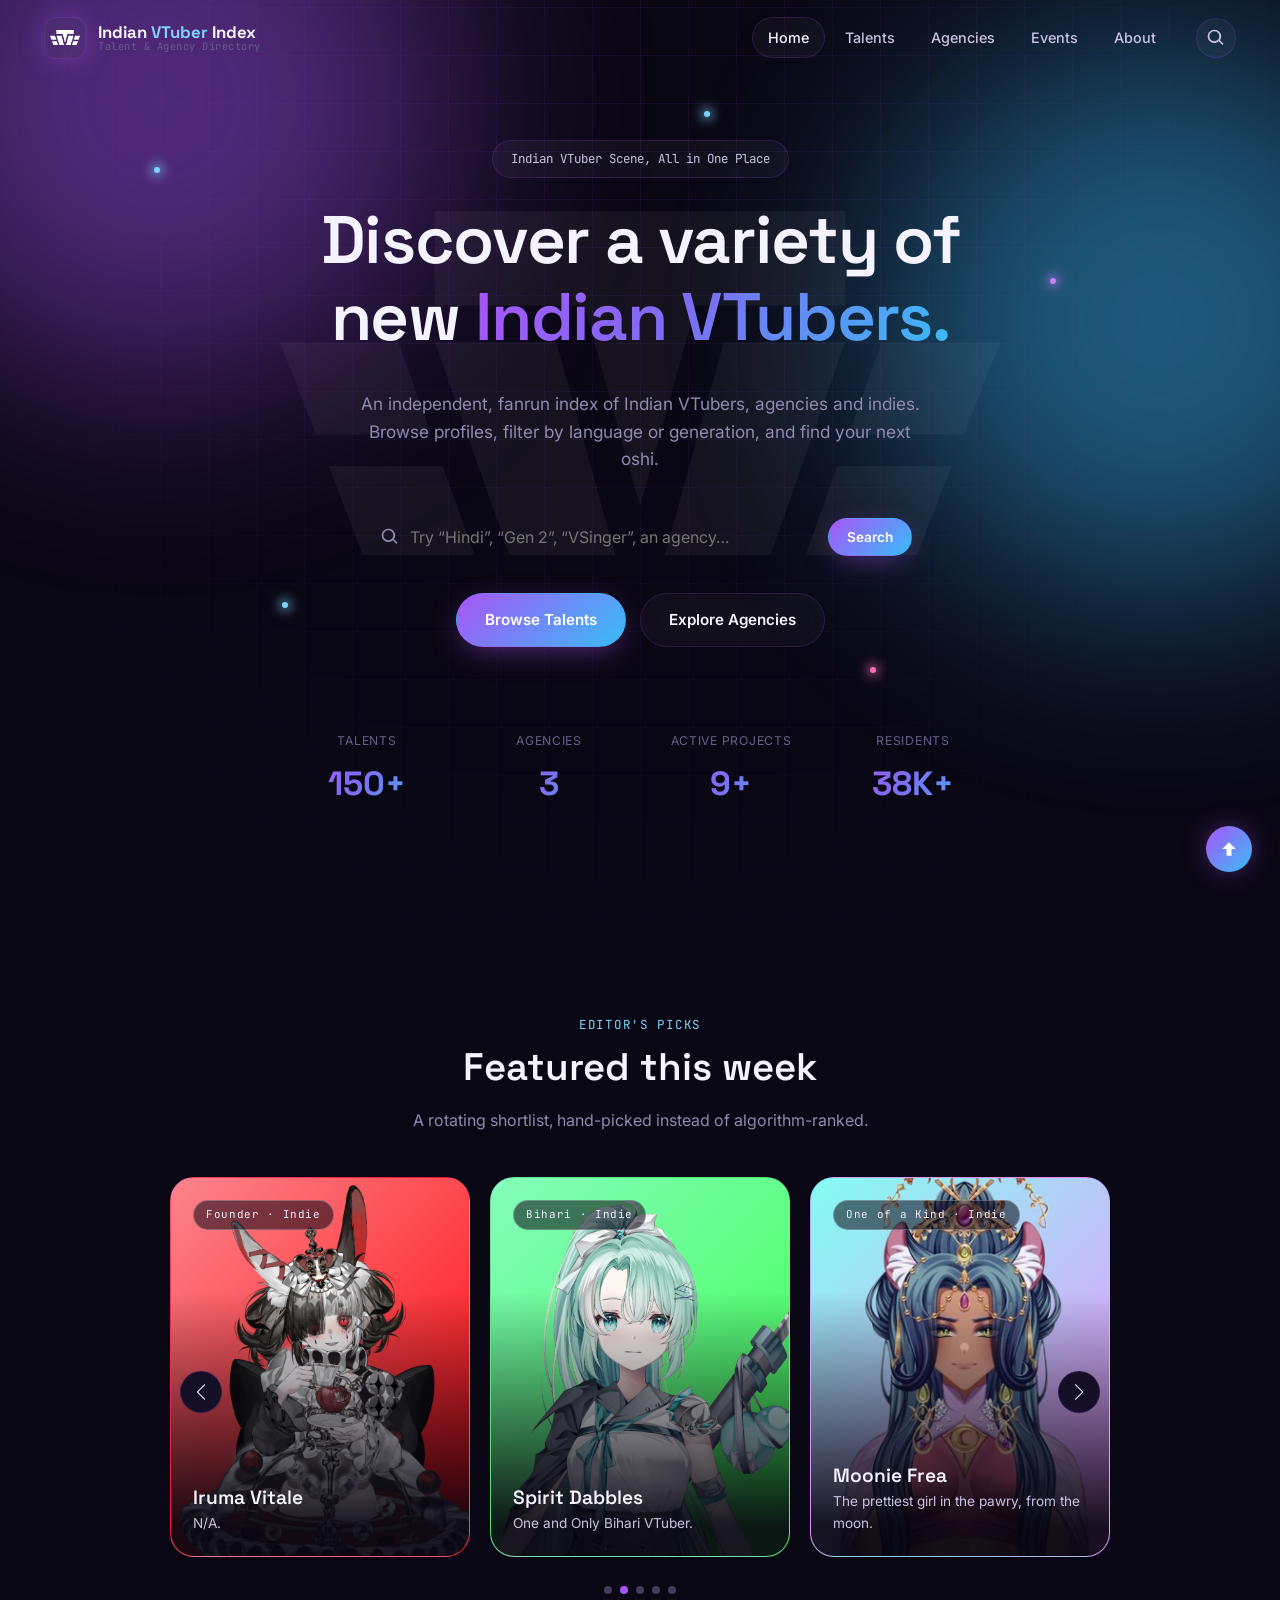
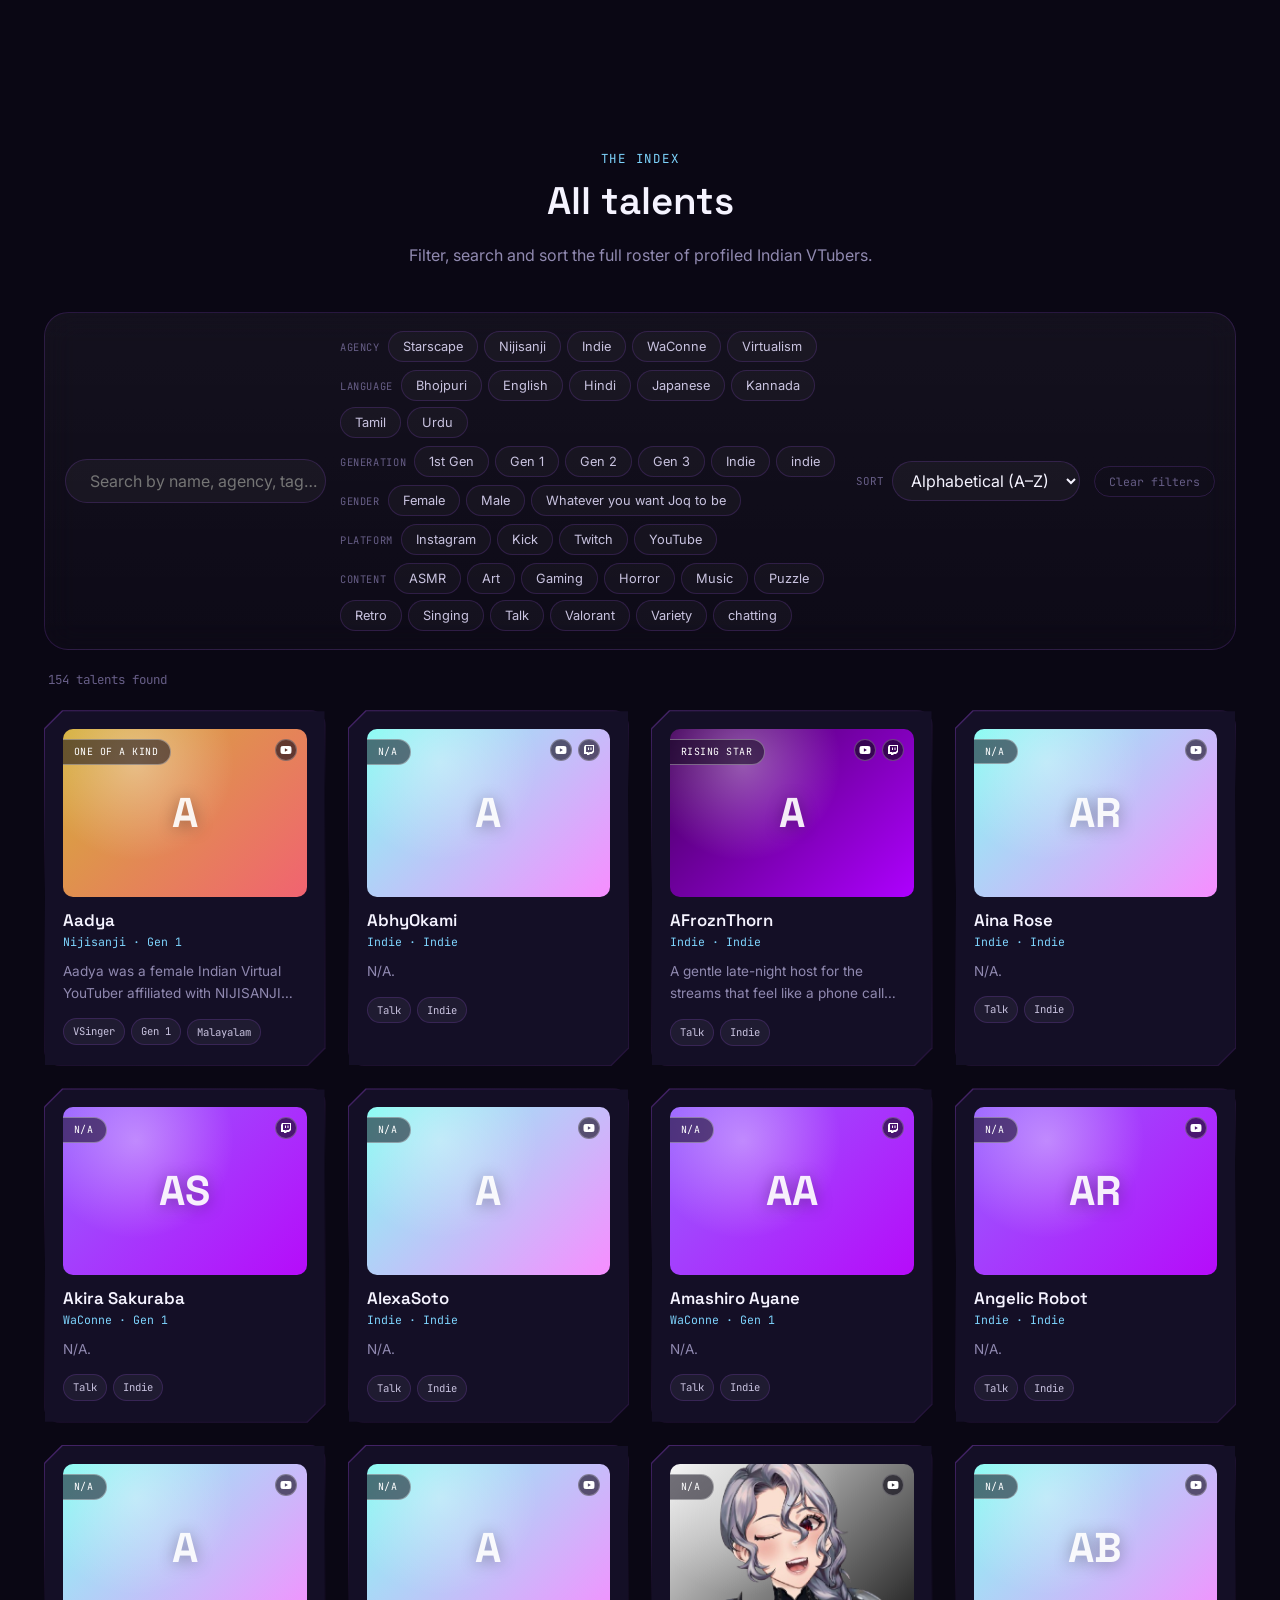
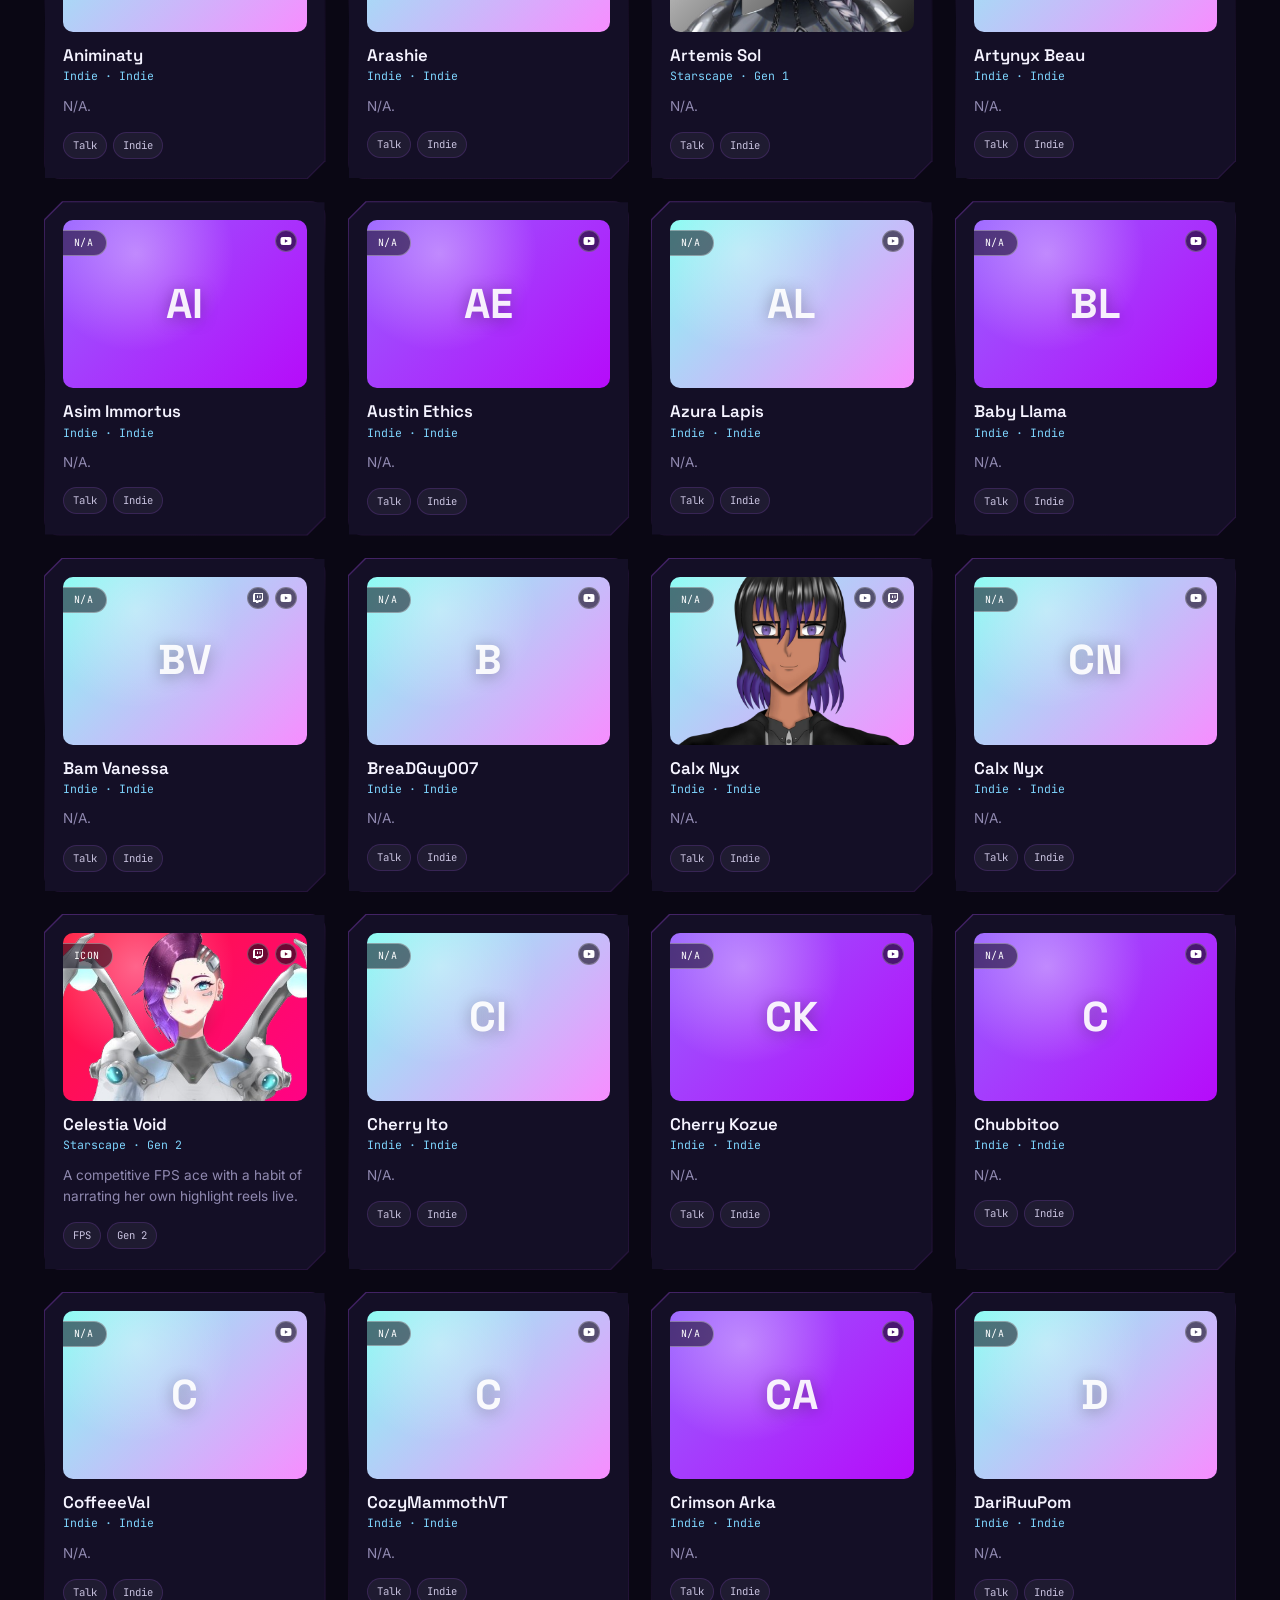
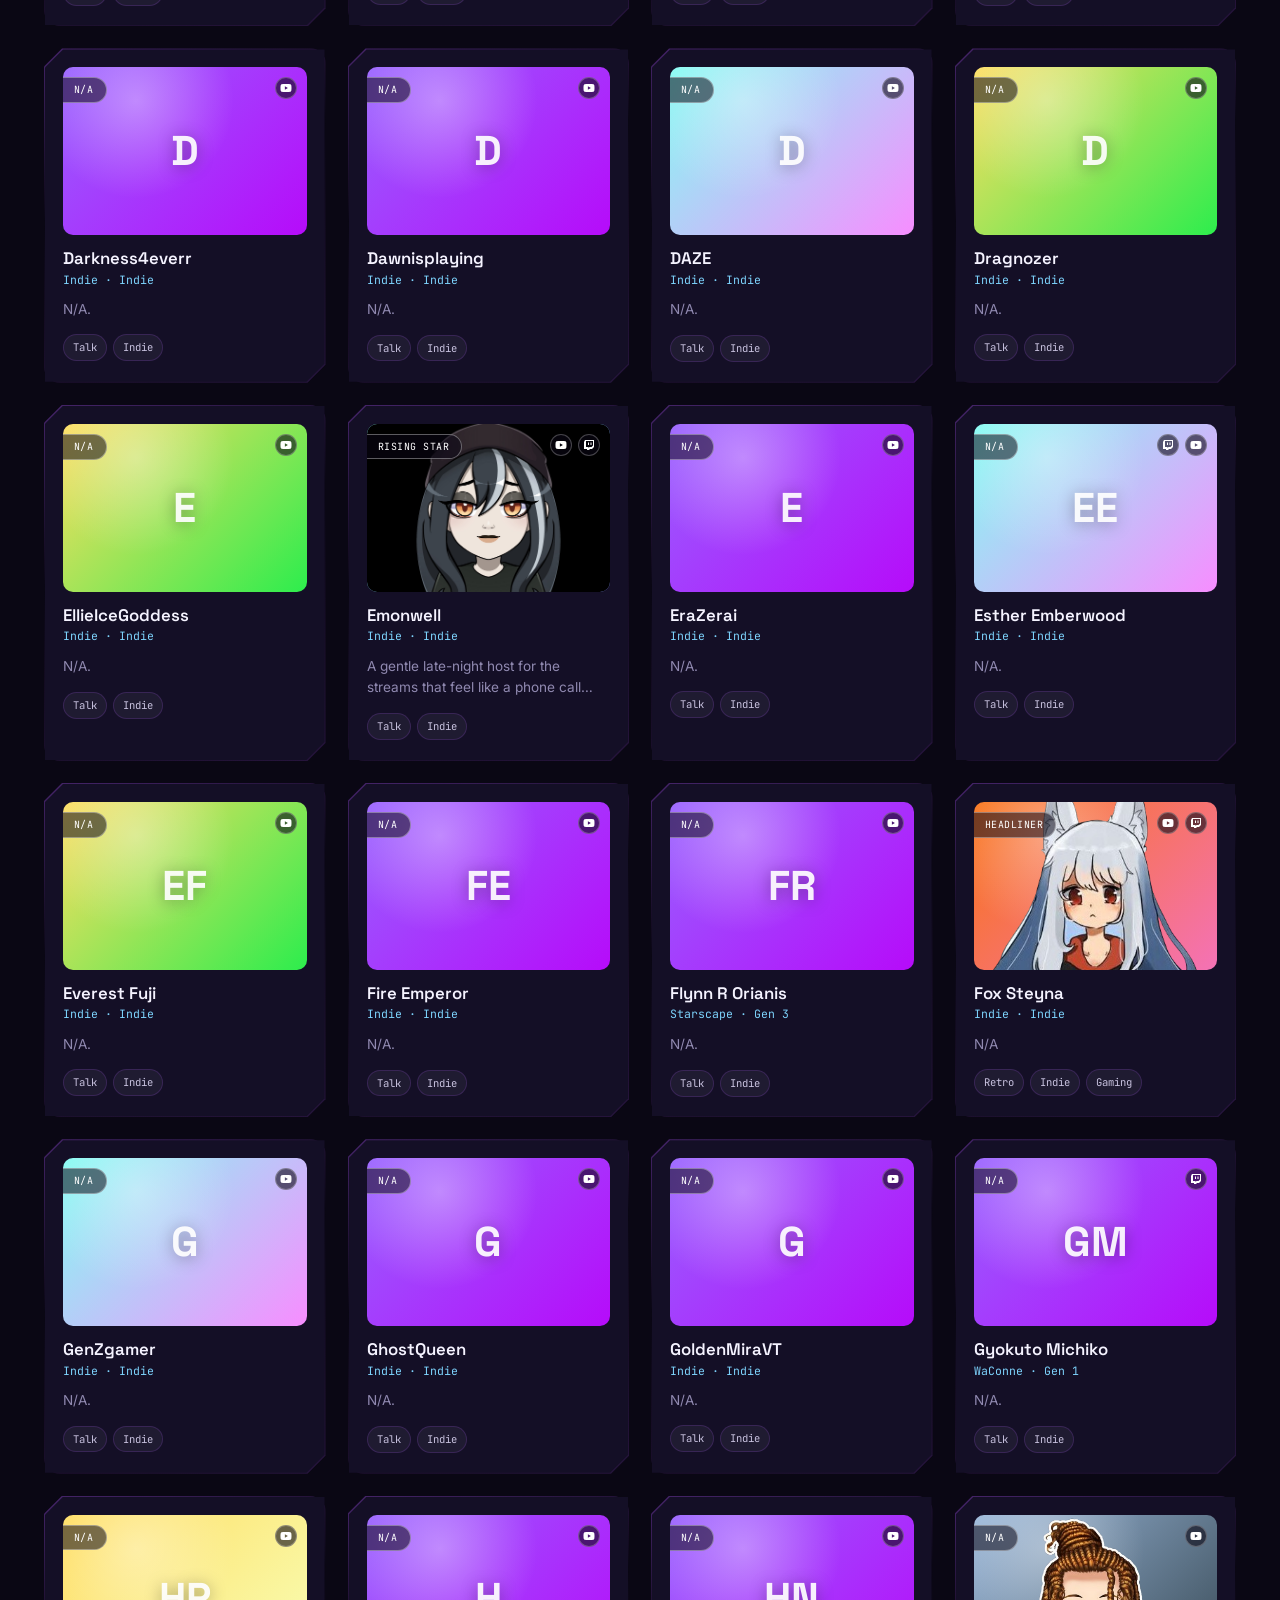
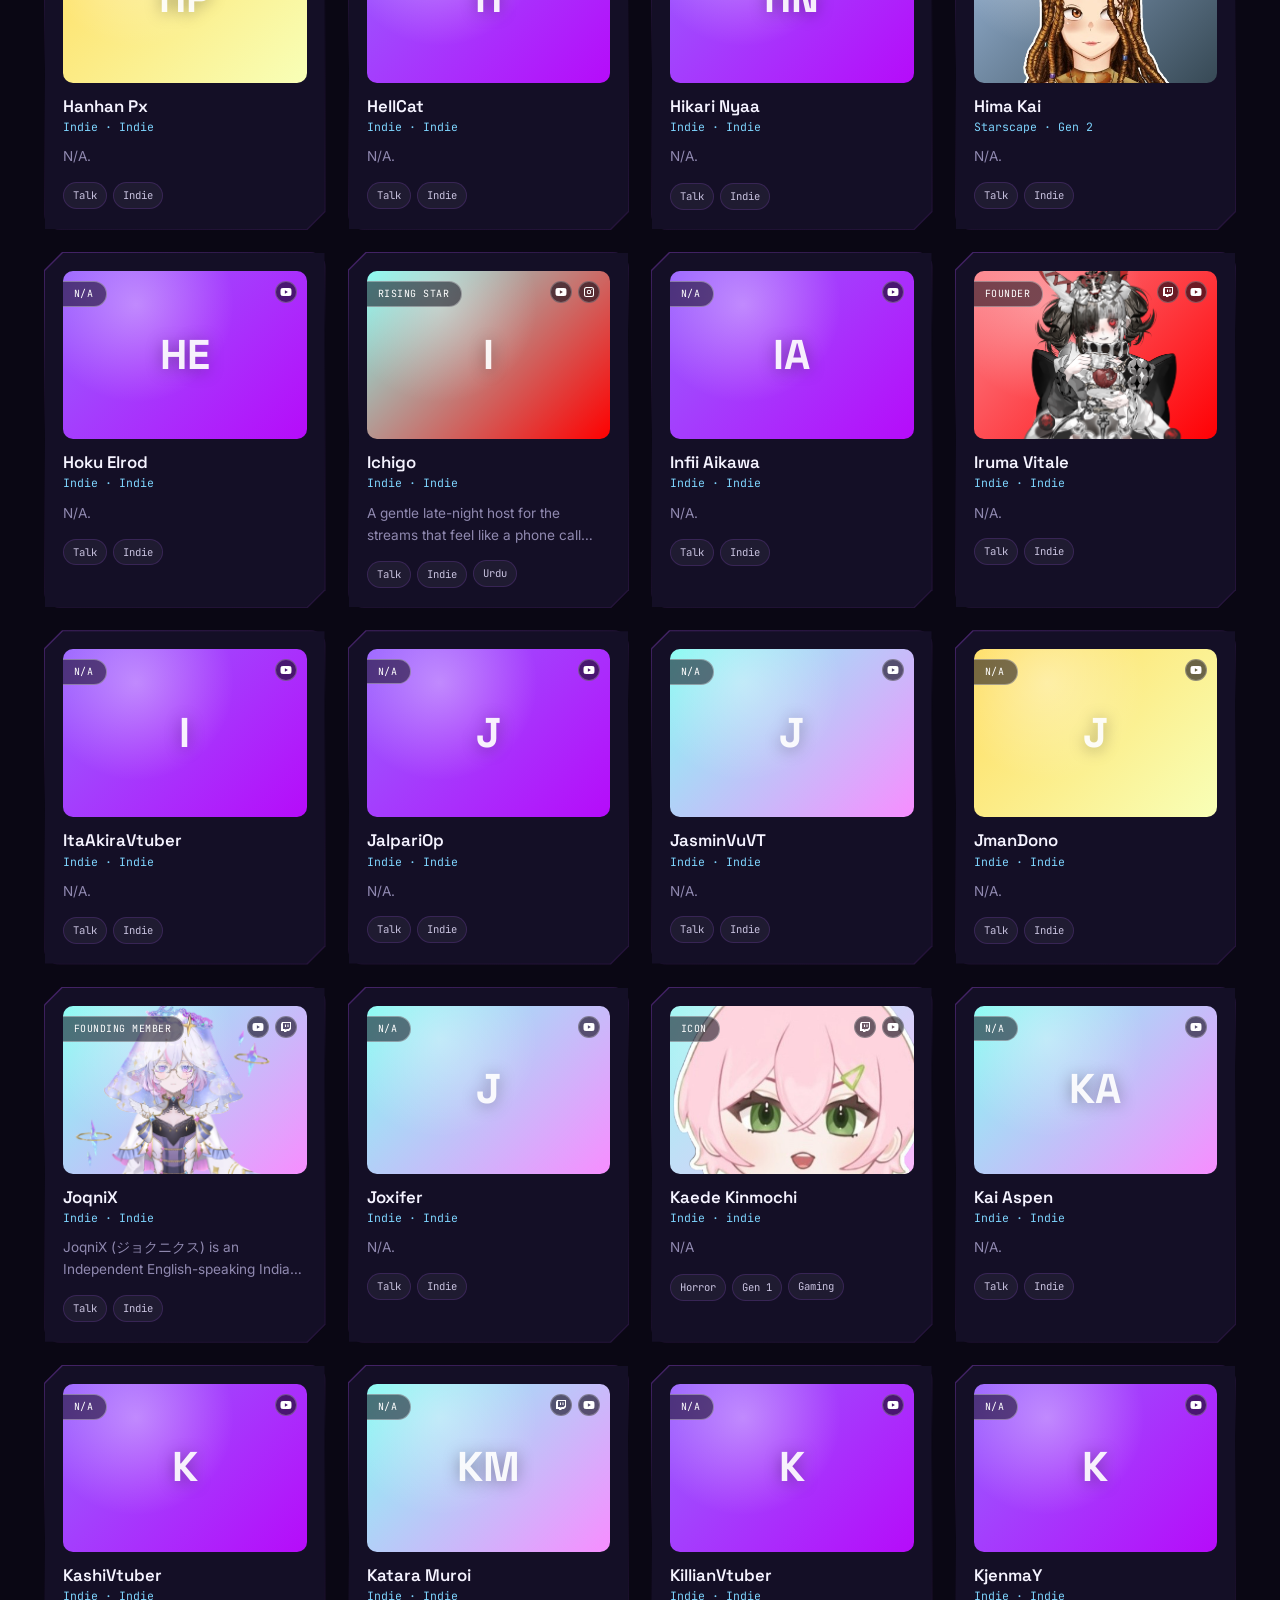
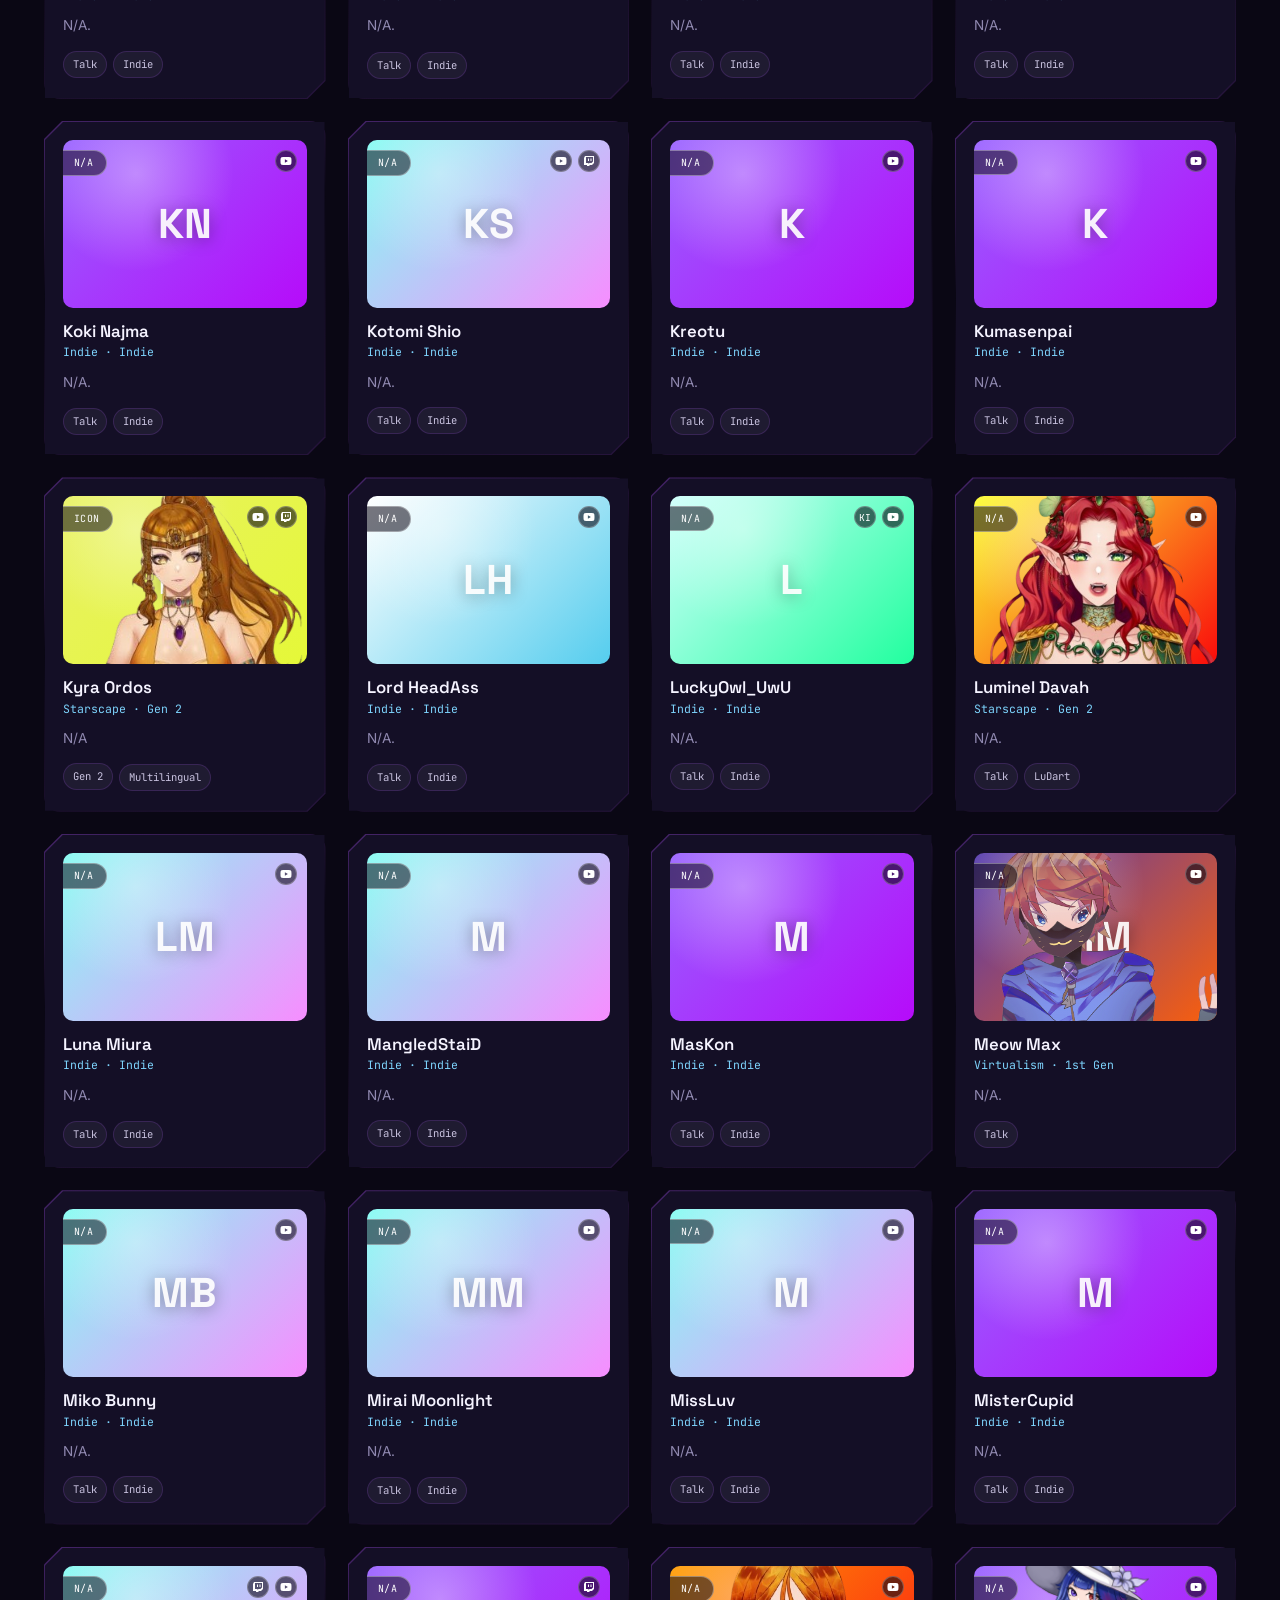
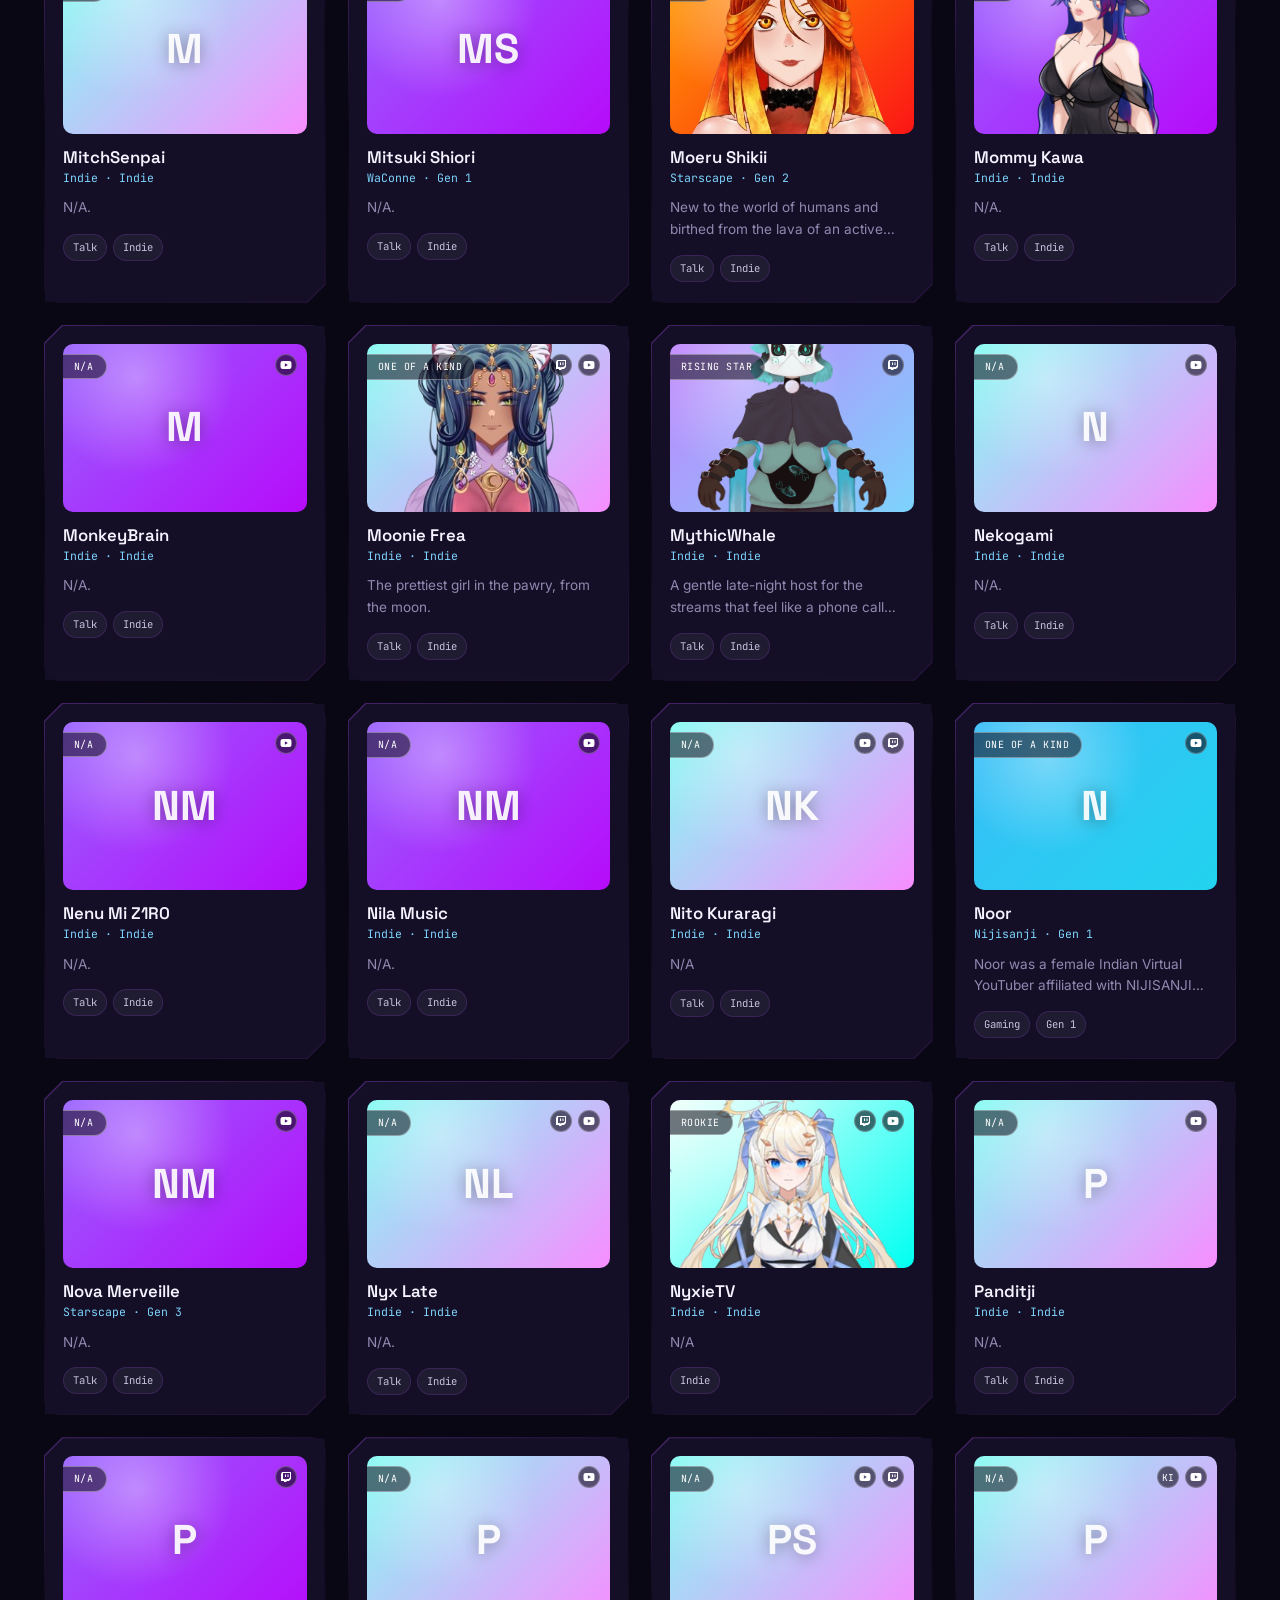
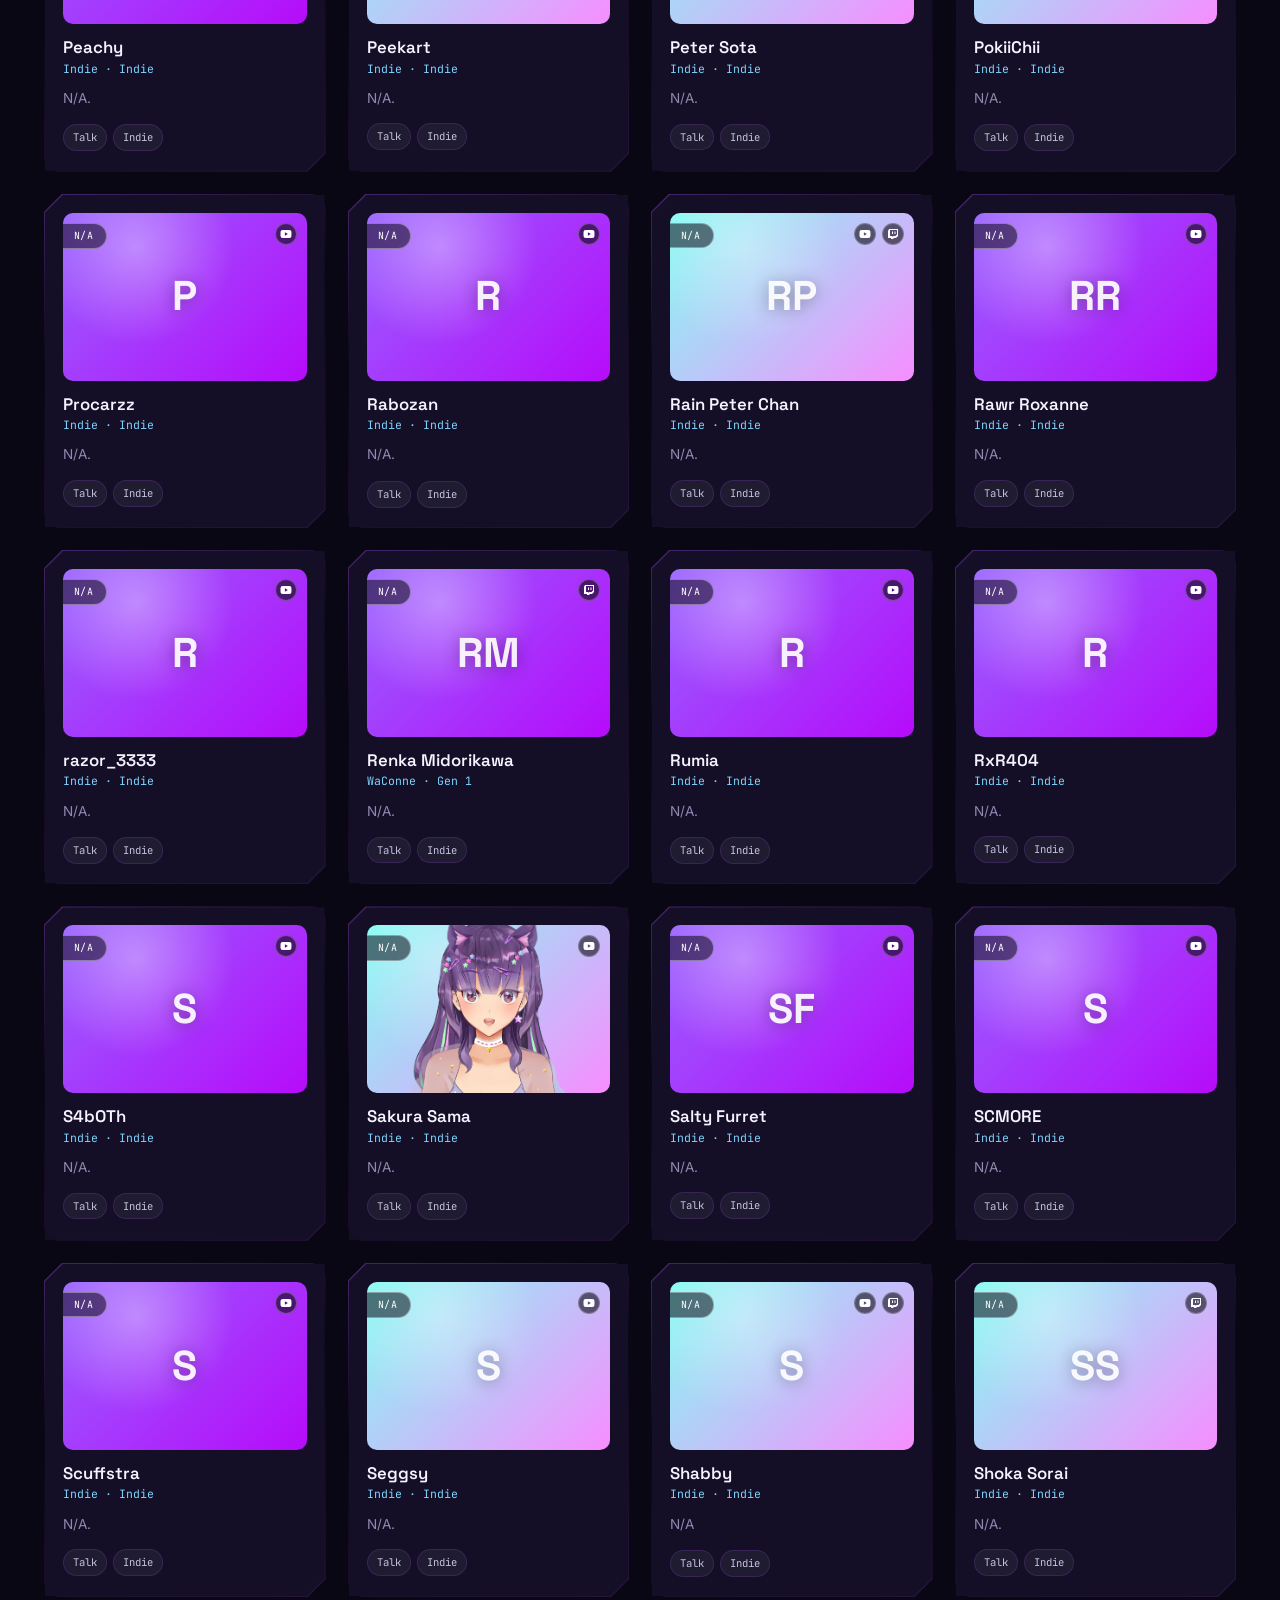
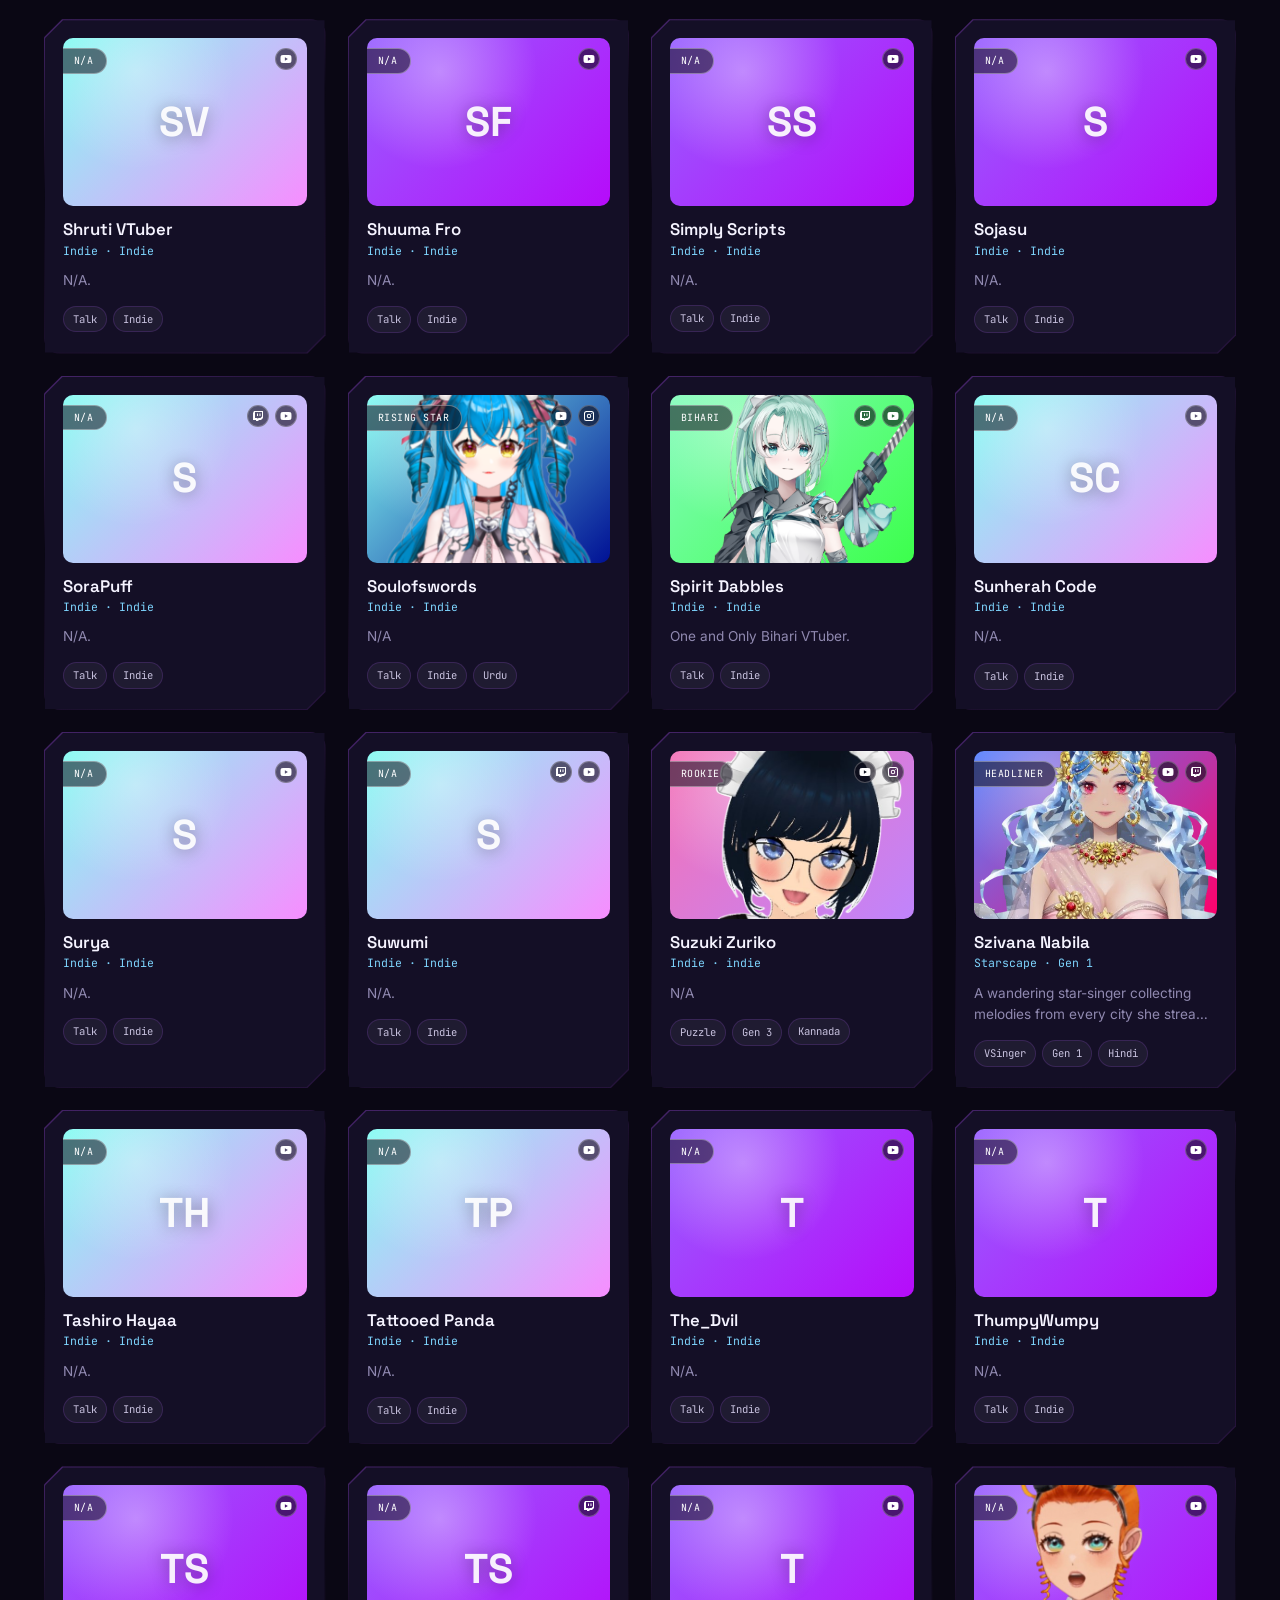
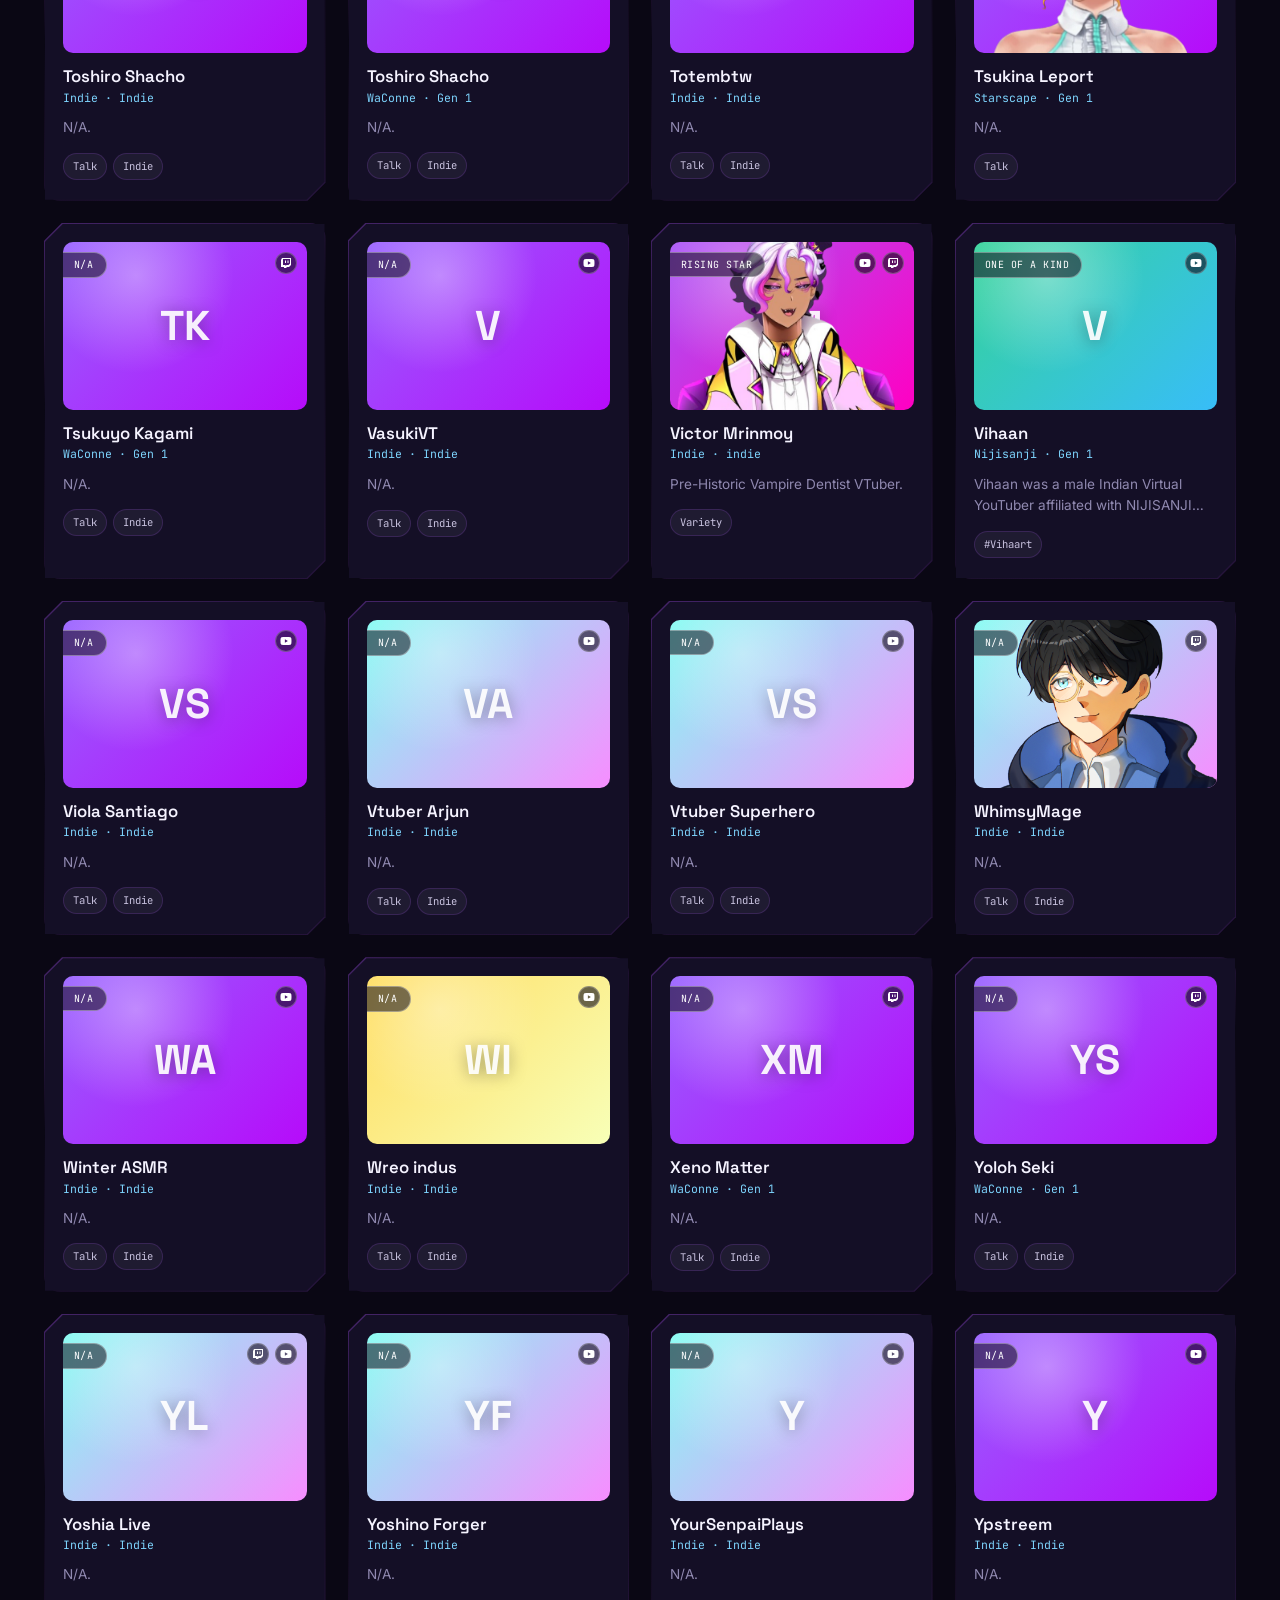
<file: index.html>
<!DOCTYPE html>
<html lang="en">
<head>
  <meta charset="UTF-8" />
  <meta name="viewport" content="width=device-width, initial-scale=1.0" />
  <title>Indian VTuber Index — Discover India's VTubers</title>
  <meta name="description" content="Discover Indian VTubers, agencies and events. Browse talent profiles, search by language, generation or agency, and explore the Indian VTuber scene." />

  <!-- Fonts -->
  <link rel="preconnect" href="https://fonts.googleapis.com" />
  <link rel="preconnect" href="https://fonts.gstatic.com" crossorigin />
  <link href="https://fonts.googleapis.com/css2?family=Space+Grotesk:wght@400;500;600;700&family=Inter:wght@400;500;600;700&family=JetBrains+Mono:wght@400;500;600&display=swap" rel="stylesheet" />

  <!-- Swiper (bundled locally, see assets/css/swiper-bundle.min.css) -->
  <link rel="stylesheet" href="assets/css/swiper-bundle.min.css" />

  <!-- Site styles -->
  <link rel="stylesheet" href="assets/css/styles.css" />

  <!-- Favicon (site emblem, cropped from assets/img/logo-full.png) -->
  <link rel="icon" type="image/png" sizes="32x32" href="assets/img/favicon-32.png" />
  <link rel="icon" type="image/png" sizes="16x16" href="assets/img/favicon-16.png" />
  <link rel="apple-touch-icon" sizes="180x180" href="assets/img/favicon-180.png" />
  <link rel="icon" type="image/png" sizes="256x256" href="assets/img/favicon-256.png" />
</head>
<body>

  <!--==================== SKIP LINK ====================-->
  <a class="skip-link" href="#main">Skip to content</a>

  <!--==================== HEADER ====================-->
  <header class="site-header" id="siteHeader">
    <div class="header-inner container">

      <a href="#top" class="brand" aria-label="Indian VTuber Index — home">
        <span class="brand-mark" aria-hidden="true">
          <img src="assets/img/logo-emblem.png" alt="" class="brand-mark-img" />
        </span>
        <span class="brand-text">
          <span class="brand-name">Indian <em>VTuber</em> Index</span>
          <span class="brand-tagline">Talent &amp; Agency Directory</span>
        </span>
      </a>

      <nav class="main-nav" id="mainNav" aria-label="Primary">
        <ul class="nav-list">
          <li><a href="#top" class="nav-link is-active" data-nav>Home</a></li>
          <li><a href="#talents" class="nav-link" data-nav>Talents</a></li>
          <li><a href="#agencies" class="nav-link" data-nav>Agencies</a></li>
          <li><a href="#events" class="nav-link" data-nav>Events</a></li>
          <li><a href="#about" class="nav-link" data-nav>About</a></li>
        </ul>
      </nav>

      <div class="header-actions">
        <button class="icon-btn" id="navSearchToggle" aria-label="Open search" aria-expanded="false" aria-controls="navSearchBar">
          <svg viewBox="0 0 24 24" width="20" height="20" aria-hidden="true"><path fill="currentColor" d="M10 2a8 8 0 105.29 14.03l4.34 4.34 1.41-1.41-4.34-4.34A8 8 0 0010 2zm0 2a6 6 0 110 12 6 6 0 010-12z"/></svg>
        </button>
        <button class="icon-btn nav-toggle" id="navToggle" aria-label="Open menu" aria-expanded="false" aria-controls="mainNav">
          <span></span><span></span><span></span>
        </button>
      </div>

      <!-- Slide-down quick search attached to nav -->
      <div class="nav-search-bar" id="navSearchBar" hidden>
        <svg viewBox="0 0 24 24" width="18" height="18" aria-hidden="true"><path fill="currentColor" d="M10 2a8 8 0 105.29 14.03l4.34 4.34 1.41-1.41-4.34-4.34A8 8 0 0010 2zm0 2a6 6 0 110 12 6 6 0 010-12z"/></svg>
        <input type="search" id="navSearchInput" placeholder="Search talents, agencies, generation, tags…" aria-label="Search talents" />
      </div>
    </div>
  </header>

  <main id="main">
    <div id="top"></div>

    <!--==================== HERO ====================-->
    <section class="hero" aria-labelledby="heroHeading">
      <div class="hero-bg" aria-hidden="true">
        <div class="hero-blob hero-blob--violet"></div>
        <div class="hero-blob hero-blob--blue"></div>
        <div class="hero-grid"></div>
        <span class="hero-particle p1"></span>
        <span class="hero-particle p2"></span>
        <span class="hero-particle p3"></span>
        <span class="hero-particle p4"></span>
        <span class="hero-particle p5"></span>
      </div>

      <div class="container hero-inner">
        <p class="hero-eyebrow reveal"> Indian VTuber Scene, All in One Place</p>
        <h1 id="heroHeading" class="hero-heading reveal">
          Discover a variety of <br />
          new <span class="text-gradient">Indian VTubers.</span>
        </h1>
        <p class="hero-subtitle reveal">
          An independent, fanrun index of Indian VTubers, agencies and indies.
          Browse profiles, filter by language or generation, and find your next oshi.
        </p>

        <form class="hero-search reveal" id="heroSearchForm" role="search">
          <svg viewBox="0 0 24 24" width="20" height="20" aria-hidden="true"><path fill="currentColor" d="M10 2a8 8 0 105.29 14.03l4.34 4.34 1.41-1.41-4.34-4.34A8 8 0 0010 2zm0 2a6 6 0 110 12 6 6 0 010-12z"/></svg>
          <input type="search" id="heroSearchInput" placeholder="Try “Hindi”, “Gen 2”, “VSinger”, an agency…" aria-label="Search talents" />
          <button type="submit" class="btn btn-primary btn-sm">Search</button>
        </form>

        <div class="hero-ctas reveal">
          <a href="#talents" class="btn btn-primary">Browse Talents</a>
          <a href="#agencies" class="btn btn-ghost">Explore Agencies</a>
        </div>

        <dl class="hero-stats reveal" id="heroStats">
          <!-- Values are manually editable in assets/js/main.js → SITE_STATS -->
          <div class="stat-item">
            <dt>Talents</dt>
            <dd data-count-to="0" data-suffix="+">0</dd>
          </div>
          <div class="stat-item">
            <dt>Agencies</dt>
            <dd data-count-to="0" data-suffix="">0</dd>
          </div>
          <div class="stat-item">
            <dt>Active Projects</dt>
            <dd data-count-to="0" data-suffix="+">0</dd>
          </div>
          <div class="stat-item">
            <dt>residents</dt>
            <dd data-count-to="0" data-suffix="K+">0</dd>
          </div>
        </dl>
      </div>
    </section>

    <!--==================== FEATURED TALENTS ====================-->
    <section class="featured" aria-labelledby="featuredHeading">
      <div class="container">
        <div class="section-head reveal">
          <p class="section-eyebrow">Editor's Picks</p>
          <h2 id="featuredHeading" class="section-heading">Featured this week</h2>
          <p class="section-desc">A rotating shortlist, hand-picked instead of algorithm-ranked.</p>
        </div>
      </div>

      <div class="featured-swiper-wrap reveal">
        <div class="swiper featured-swiper" id="featuredSwiper">
          <div class="swiper-wrapper" id="featuredSwiperWrapper">
            <!-- Slides injected by main.js from FEATURED_IDS -->
          </div>
          <div class="swiper-button-prev" aria-label="Previous featured talent"></div>
          <div class="swiper-button-next" aria-label="Next featured talent"></div>
          <div class="swiper-pagination"></div>
        </div>
      </div>
    </section>

    <!--==================== FILTER BAR ====================-->
    <section class="directory" id="talents" aria-labelledby="directoryHeading">
      <div class="container">
        <div class="section-head reveal">
          <p class="section-eyebrow">The Index</p>
          <h2 id="directoryHeading" class="section-heading">All talents</h2>
          <p class="section-desc">Filter, search and sort the full roster of profiled Indian VTubers.</p>
        </div>

        <div class="filter-bar reveal" id="filterBar">
          <div class="filter-search">
            <svg viewBox="0 0 24 24" width="18" height="18" aria-hidden="true"><path fill="currentColor" d="M10 2a8 8 0 105.29 14.03l4.34 4.34 1.41-1.41-4.34-4.34A8 8 0 0010 2zm0 2a6 6 0 110 12 6 6 0 010-12z"/></svg>
            <input type="search" id="directorySearchInput" placeholder="Search by name, agency, tag…" aria-label="Search talents" />
          </div>

          <div class="filter-groups" id="filterGroups">
            <!-- Filter chip groups injected by main.js: Agency, Language, Generation, Gender, Platform, Content Type -->
          </div>

          <div class="filter-sort">
            <label for="sortSelect">Sort</label>
            <select id="sortSelect">
              <option value="alphabetical">Alphabetical (A–Z)</option>
              <option value="newest">Newest debut first</option>
              <option value="oldest">Oldest debut first</option>
            </select>
          </div>

          <button class="chip chip-clear" id="clearFiltersBtn" type="button">Clear filters</button>
        </div>

        <p class="results-meta" id="resultsMeta" role="status" aria-live="polite"></p>

        <div class="talent-grid" id="talentGrid">
          <!-- Talent cards injected by main.js from TALENTS -->
        </div>

        <p class="empty-state" id="emptyState" hidden>
          No talents match those filters yet — try clearing a few and searching again.
        </p>
      </div>
    </section>

    <!--==================== AGENCIES ====================-->
    <section class="agencies" id="agencies" aria-labelledby="agenciesHeading">
      <div class="container">
        <div class="section-head reveal">
          <p class="section-eyebrow">Talent Agencies</p>
          <h2 id="agenciesHeading" class="section-heading">Houses &amp; indie collectives</h2>
          <p class="section-desc">From multi-talent agencies to solo indie creators building their own labels.</p>
        </div>

        <div class="agency-grid" id="agencyGrid">
          <!-- Agency cards injected by main.js from AGENCIES -->
        </div>
      </div>
    </section>

    <!--==================== EVENTS ====================-->
    <section class="events" id="events" aria-labelledby="eventsHeading">
      <div class="container">
        <div class="section-head reveal">
          <p class="section-eyebrow">On the Calendar</p>
          <h2 id="eventsHeading" class="section-heading">Events</h2>
          <p class="section-desc">Streams, collabs and community meetups — updated by hand, so always accurate.</p>
        </div>

        <div class="events-tabs reveal" role="tablist" aria-label="Event timing">
          <button class="events-tab is-active" id="tabUpcoming" role="tab" aria-selected="true" aria-controls="upcomingEvents">Upcoming</button>
          <button class="events-tab" id="tabPast" role="tab" aria-selected="false" aria-controls="pastEvents">Past</button>
        </div>

        <div class="event-grid" id="upcomingEvents" role="tabpanel" aria-labelledby="tabUpcoming">
          <!-- Injected by main.js from EVENTS (upcoming) -->
        </div>
        <div class="event-grid" id="pastEvents" role="tabpanel" aria-labelledby="tabPast" hidden>
          <!-- Injected by main.js from EVENTS (past) -->
        </div>
      </div>
    </section>

    <!--==================== ABOUT ====================-->
    <section class="about" id="about" aria-labelledby="aboutHeading">
      <div class="container about-inner">
        <div class="about-copy reveal">
          <p class="section-eyebrow">About the Index</p>
          <h2 id="aboutHeading" class="section-heading">A fan made map of a fast growing scene</h2>
          <p>
            Indian VTuber Index is an independent, project built to help viewers find Indian
            VTubers across platforms and agencies. Every profile is curated by hand 
            no scrapers, no ranking algorithm deciding who gets seen.
          </p>
          <p>
            Are you a VTuber or agency and want to be listed or corrected? Reach out through the
            links in the footer below.
          </p>
          <div class="about-badges">
            <span class="mini-badge">Independently run</span>
            <span class="mini-badge">Manually curated</span>
            <span class="mini-badge">Authentic Vibe</span>
          </div>
        </div>
        <div class="about-visual reveal" aria-hidden="true">
          <div class="orbit-ring ring-1"></div>
          <div class="orbit-ring ring-2"></div>
          <div class="orbit-core">INVTINDEX</div>
        </div>
      </div>
    </section>
  </main>

  <!--==================== FOOTER ====================-->
  <footer class="site-footer">
    <div class="container footer-inner">
      <div class="footer-brand">
        <a href="#top" class="brand">
          <span class="brand-mark" aria-hidden="true">
            <img src="assets/img/logo-emblem.png" alt="" class="brand-mark-img" />
          </span>
          <span class="brand-text">
            <span class="brand-name">Indian <em>VTuber</em> Index</span>
          </span>
        </a>
        <p>A fan run, index of India's VTuber scene. Not affiliated with any listed talent or agency.</p>
      </div>

      <div class="footer-col">
        <h3>Quick links</h3>
        <ul>
          <li><a href="#talents">Talents</a></li>
          <li><a href="#agencies">Agencies</a></li>
          <li><a href="#events">Events</a></li>
          <li><a href="#about">About</a></li>
        </ul>
      </div>

      <div class="footer-col">
        <h3>Community</h3>
        <ul class="footer-social">
          <li><a href="https://discord.gg/7wb4pD5Xw9" aria-label="Discord">Discord</a></li>
          <li><a href="https://x.com/iruma_vt" aria-label="X / Twitter">X (Twitter)</a></li>
          <li><a href="https://www.youtube.com/@irumaVT" aria-label="YouTube">YouTube</a></li>
          <li><a href="https://github.com/" target="_blank" rel="noopener">GitHub</a></li>
        </ul>
      </div>

      <div class="footer-col">
        <h3>Contact &amp; credits</h3>
        <ul>
          <li><a href="mailto:admin.invtindex@gmail.com">admin.invtindex@gmail.com</a></li>
          <li>Built with HTML, CSS &amp; vanilla JS</li>
          <li>Carousel by Swiper.js</li>
        </ul>
      </div>
    </div>

    <div class="footer-bottom container">
      <p>© <span id="footerYear"></span> Indian VTuber Index. Fan project — all names &amp; art belong to their creators.</p>
    </div>
  </footer>

  <button class="back-to-top" id="backToTop" aria-label="Back to top" hidden>
    <svg viewBox="0 0 24 24" width="20" height="20" aria-hidden="true"><path fill="currentColor" d="M12 4l-8 8h5v8h6v-8h5z"/></svg>
  </button>

  <!--==================== TALENT PROFILE MODAL ====================-->
  <div class="modal-overlay" id="talentModalOverlay" hidden>
    <div class="modal talent-modal" id="talentModal" role="dialog" aria-modal="true" aria-labelledby="modalTalentName">
      <button class="modal-close" id="modalCloseBtn" aria-label="Close profile">
        <svg viewBox="0 0 24 24" width="20" height="20" aria-hidden="true"><path fill="currentColor" d="M18.3 5.71L12 12l6.3 6.29-1.41 1.42L10.59 13.4 4.3 19.7l-1.41-1.42L9.17 12 2.89 5.71 4.3 4.29l6.29 6.3 6.3-6.3z"/></svg>
      </button>
      <div class="modal-content" id="modalContent">
        <!-- Fully populated by main.js openTalentModal() -->
      </div>
    </div>
  </div>

  <!-- Local, no-build JS -->
  <script src="assets/js/swiper-bundle.min.js"></script>
  <script src="assets/js/main.js"></script>
</body>
</html>
</file>
<file: assets/css/styles.css>
/*
  Indian VTuber Index — Stylesheet
  ---------------------------
  Table of contents:
    1. VARIABLES
    2. GLOBAL
    3. UTILITIES
    4. HEADER
    5. HERO
    6. FEATURED SWIPER
    7. FILTER BAR
    8. TALENT GRID + CARDS
    9. AGENCIES
    10. EVENTS
    11. ABOUT
    12. FOOTER
    13. MODAL
    14. ANIMATIONS
    15. MEDIA QUERIES
*/

/*==================== VARIABLES ====================*/
:root {
  /* --- Color: void / panel surfaces (dark mode only) --- */
  --bg-void: #0a0714;
  --bg-void-2: #0e0a1c;
  --bg-panel: #140f26;
  --bg-panel-2: #1b1530;
  --bg-panel-hover: #221b3c;

  /* --- Color: neon accents --- */
  --accent-violet: #a855f7;
  --accent-violet-soft: #c084fc;
  --accent-blue: #38bdf8;
  --accent-blue-soft: #7dd3fc;
  --accent-pink: #f472b6;
  --accent-green: #34d399;

  /* --- Color: text --- */
  --text-primary: #f5f3ff;
  --text-secondary: #c9c3e0;
  --text-muted: #9089b0;
  --text-faint: #675e87;

  /* --- Color: borders / glass --- */
  --border-glass: rgba(168, 85, 247, 0.18);
  --border-glass-strong: rgba(168, 85, 247, 0.38);
  --glass-fill: rgba(255, 255, 255, 0.035);

  /* --- Gradients --- */
  --grad-primary: linear-gradient(135deg, var(--accent-violet), var(--accent-blue));
  --grad-primary-diag: linear-gradient(120deg, #a855f7 0%, #7c6ef2 45%, #38bdf8 100%);
  --grad-radial-glow: radial-gradient(circle, rgba(168, 85, 247, 0.35), transparent 70%);

  /* --- Typography --- */
  --font-display: "Space Grotesk", "Segoe UI", sans-serif;
  --font-body: "Inter", "Segoe UI", sans-serif;
  --font-mono: "JetBrains Mono", "Courier New", monospace;

  /* --- Radii --- */
  --radius-sm: 10px;
  --radius-md: 16px;
  --radius-lg: 24px;
  --radius-pill: 999px;

  /* --- Shadows / glow --- */
  --shadow-panel: 0 20px 60px -20px rgba(0, 0, 0, 0.6);
  --glow-violet: 0 0 24px rgba(168, 85, 247, 0.35);
  --glow-blue: 0 0 24px rgba(56, 189, 248, 0.3);

  /* --- Layout --- */
  --container-w: 1240px;
  --header-h: 76px;
  --ease-out: cubic-bezier(0.16, 1, 0.3, 1);
}

/*==================== GLOBAL ====================*/
* {
  box-sizing: border-box;
}

html {
  scroll-behavior: smooth;
  scroll-padding-top: calc(var(--header-h) + 12px);
}

@media (prefers-reduced-motion: reduce) {
  html {
    scroll-behavior: auto;
  }
  *,
  *::before,
  *::after {
    animation-duration: 0.001ms !important;
    animation-iteration-count: 1 !important;
    transition-duration: 0.001ms !important;
    scroll-behavior: auto !important;
  }
}

body {
  position: relative;
  margin: 0;
  background: var(--bg-void);
  color: var(--text-primary);
  font-family: var(--font-body);
  font-size: 16px;
  line-height: 1.6;
  -webkit-font-smoothing: antialiased;
  overflow-x: hidden;
}

/* Faded site emblem, fixed behind all content. Swap the file to re-brand. */
body::before {
  content: "";
  position: fixed;
  inset: 0;
  z-index: -1;
  background-image: url("../img/logo-emblem.png");
  background-repeat: no-repeat;
  background-position: center 38%;
  background-size: min(64vw, 720px);
  opacity: 0.05;
  pointer-events: none;
}

/* Themed scrollbars — replaces the browser's default white/grey bar. */
html {
  scrollbar-color: var(--accent-violet) var(--bg-void);
  scrollbar-width: thin;
}
::-webkit-scrollbar {
  width: 10px;
  height: 10px;
}
::-webkit-scrollbar-track {
  background: var(--bg-void);
}
::-webkit-scrollbar-thumb {
  background: linear-gradient(var(--accent-violet), var(--accent-blue));
  border-radius: var(--radius-pill);
  border: 2px solid var(--bg-void);
}
::-webkit-scrollbar-thumb:hover {
  background: var(--accent-violet-soft);
}

h1, h2, h3, h4 {
  font-family: var(--font-display);
  font-weight: 600;
  line-height: 1.15;
  margin: 0 0 0.5em;
  color: var(--text-primary);
}

p { margin: 0 0 1em; color: var(--text-secondary); }

a { color: inherit; text-decoration: none; }

ul { list-style: none; margin: 0; padding: 0; }

button, input, select {
  font-family: inherit;
  font-size: inherit;
  color: inherit;
}

img { max-width: 100%; display: block; }

::selection {
  background: var(--accent-violet);
  color: #fff;
}

/* visible keyboard focus everywhere */
:focus-visible {
  outline: 2px solid var(--accent-blue-soft);
  outline-offset: 3px;
  border-radius: 4px;
}

.container {
  width: 100%;
  max-width: var(--container-w);
  margin: 0 auto;
  padding: 0 24px;
}

/*==================== UTILITIES ====================*/
.skip-link {
  position: absolute;
  left: -999px;
  top: 0;
  background: var(--accent-violet);
  color: #fff;
  padding: 12px 18px;
  border-radius: 0 0 8px 0;
  z-index: 999;
}
.skip-link:focus {
  left: 0;
}

.text-gradient {
  background: var(--grad-primary-diag);
  -webkit-background-clip: text;
  background-clip: text;
  color: transparent;
}

.btn {
  display: inline-flex;
  align-items: center;
  justify-content: center;
  gap: 8px;
  padding: 14px 28px;
  border-radius: var(--radius-pill);
  border: 1px solid transparent;
  font-weight: 600;
  font-size: 0.95rem;
  cursor: pointer;
  transition: transform 0.25s var(--ease-out), box-shadow 0.25s var(--ease-out), background 0.25s var(--ease-out), border-color 0.25s var(--ease-out);
  white-space: nowrap;
}
.btn:hover { transform: translateY(-2px); }
.btn-sm { padding: 10px 18px; font-size: 0.85rem; }

.btn-primary {
  background: var(--grad-primary);
  color: #fff;
  box-shadow: 0 8px 30px -8px rgba(168, 85, 247, 0.55);
}
.btn-primary:hover {
  box-shadow: 0 12px 36px -6px rgba(56, 189, 248, 0.55);
}

.btn-ghost {
  background: var(--glass-fill);
  border-color: var(--border-glass);
  color: var(--text-primary);
  backdrop-filter: blur(12px);
}
.btn-ghost:hover {
  border-color: var(--border-glass-strong);
  background: rgba(255, 255, 255, 0.06);
}

.section-head {
  max-width: 640px;
  margin: 0 auto 44px;
  text-align: center;
}
.section-eyebrow {
  font-family: var(--font-mono);
  font-size: 0.78rem;
  letter-spacing: 0.14em;
  text-transform: uppercase;
  color: var(--accent-blue-soft);
  margin-bottom: 10px;
}
.section-heading {
  font-size: clamp(1.7rem, 3vw, 2.4rem);
}
.section-desc {
  color: var(--text-muted);
  margin: 0;
}

.mini-badge {
  display: inline-flex;
  align-items: center;
  padding: 6px 14px;
  border-radius: var(--radius-pill);
  background: var(--glass-fill);
  border: 1px solid var(--border-glass);
  font-family: var(--font-mono);
  font-size: 0.72rem;
  letter-spacing: 0.04em;
  color: var(--text-secondary);
}

/* generic glass panel used by cards/bars */
.glass-panel {
  background: linear-gradient(180deg, rgba(255, 255, 255, 0.045), rgba(255, 255, 255, 0.015));
  border: 1px solid var(--border-glass);
  backdrop-filter: blur(16px);
  -webkit-backdrop-filter: blur(16px);
}

/*==================== HEADER ====================*/
.site-header {
  position: fixed;
  inset: 0 0 auto 0;
  height: var(--header-h);
  z-index: 200;
  background: transparent;
  border-bottom: 1px solid transparent;
  transition: background 0.35s var(--ease-out), border-color 0.35s var(--ease-out), backdrop-filter 0.35s var(--ease-out);
}
.site-header.is-scrolled {
  background: rgba(10, 7, 20, 0.72);
  border-bottom-color: var(--border-glass);
  backdrop-filter: blur(18px);
  -webkit-backdrop-filter: blur(18px);
}

.header-inner {
  height: 100%;
  display: flex;
  align-items: center;
  gap: 24px;
  position: relative;
}

.brand {
  display: flex;
  align-items: center;
  gap: 12px;
  margin-right: auto;
}
.brand-mark {
  display: grid;
  place-items: center;
  width: 42px;
  height: 42px;
  border-radius: 12px;
  background: rgba(255, 255, 255, 0.03);
  border: 1px solid var(--border-glass);
  box-shadow: var(--glow-violet);
  flex-shrink: 0;
  padding: 5px;
}
.brand-mark-img {
  width: 100%;
  height: 100%;
  object-fit: contain;
}
.brand-text { display: flex; flex-direction: column; line-height: 1.1; }
.brand-name {
  font-family: var(--font-display);
  font-weight: 700;
  font-size: 1.05rem;
}
.brand-name em { font-style: normal; color: var(--accent-blue-soft); }
.brand-tagline {
  font-family: var(--font-mono);
  font-size: 0.65rem;
  color: var(--text-faint);
  letter-spacing: 0.05em;
}

.main-nav .nav-list {
  display: flex;
  gap: 4px;
}
.nav-link {
  display: inline-block;
  padding: 9px 16px;
  border-radius: var(--radius-pill);
  font-size: 0.9rem;
  font-weight: 500;
  color: var(--text-secondary);
  transition: color 0.2s, background 0.2s;
}
.nav-link:hover { color: var(--text-primary); background: var(--glass-fill); }
.nav-link.is-active {
  color: var(--text-primary);
  background: var(--glass-fill);
  box-shadow: inset 0 0 0 1px var(--border-glass);
}

.header-actions { display: flex; align-items: center; gap: 8px; }
.icon-btn {
  display: grid;
  place-items: center;
  width: 40px;
  height: 40px;
  border-radius: 50%;
  border: 1px solid var(--border-glass);
  background: var(--glass-fill);
  color: var(--text-secondary);
  cursor: pointer;
  transition: color 0.2s, border-color 0.2s, transform 0.2s;
}
.icon-btn:hover { color: var(--text-primary); border-color: var(--border-glass-strong); transform: translateY(-1px); }

.nav-toggle { display: none; flex-direction: column; gap: 4px; }
.nav-toggle span {
  width: 18px;
  height: 2px;
  background: currentColor;
  border-radius: 2px;
  transition: transform 0.25s var(--ease-out), opacity 0.25s var(--ease-out);
}
.nav-toggle.is-open span:nth-child(1) { transform: translateY(6px) rotate(45deg); }
.nav-toggle.is-open span:nth-child(2) { opacity: 0; }
.nav-toggle.is-open span:nth-child(3) { transform: translateY(-6px) rotate(-45deg); }

.nav-search-bar {
  position: absolute;
  top: calc(100% + 1px);
  right: 24px;
  width: min(360px, calc(100vw - 48px));
  display: flex;
  align-items: center;
  gap: 10px;
  padding: 12px 16px;
  border-radius: var(--radius-md);
  background: var(--bg-panel);
  border: 1px solid var(--border-glass);
  box-shadow: var(--shadow-panel);
  color: var(--text-muted);
}
/* The rule above sets display:flex unconditionally, which was silently
   overriding the [hidden] attribute (equal CSS specificity, but author
   stylesheets always beat the browser's built-in [hidden]{display:none}
   rule) — that's why the bar was showing permanently instead of only
   popping out when the search icon is clicked. This puts it back on top. */
.nav-search-bar[hidden] {
  display: none;
}
.nav-search-bar input {
  flex: 1;
  background: transparent;
  border: none;
  color: var(--text-primary);
}
.nav-search-bar input:focus { outline: none; }

/*==================== HERO ====================*/
.hero {
  position: relative;
  padding: calc(var(--header-h) + 64px) 0 96px;
  overflow: hidden;
}

.hero-bg { position: absolute; inset: 0; z-index: 0; }
.hero-blob {
  position: absolute;
  width: 560px;
  height: 560px;
  border-radius: 50%;
  filter: blur(110px);
  opacity: 0.45;
  animation: floatBlob 16s ease-in-out infinite;
}
.hero-blob--violet {
  background: var(--accent-violet);
  top: -180px;
  left: -120px;
}
.hero-blob--blue {
  background: var(--accent-blue);
  top: 40px;
  right: -160px;
  animation-delay: -8s;
}
.hero-grid {
  position: absolute;
  inset: -20% -10%;
  background-image:
    linear-gradient(rgba(168, 85, 247, 0.08) 1px, transparent 1px),
    linear-gradient(90deg, rgba(168, 85, 247, 0.08) 1px, transparent 1px);
  background-size: 48px 48px;
  mask-image: radial-gradient(ellipse at 50% 20%, black 10%, transparent 70%);
  -webkit-mask-image: radial-gradient(ellipse at 50% 20%, black 10%, transparent 70%);
}
.hero-particle {
  position: absolute;
  width: 6px;
  height: 6px;
  border-radius: 50%;
  background: var(--accent-blue-soft);
  box-shadow: 0 0 12px 2px var(--accent-blue-soft);
  animation: floatParticle 9s ease-in-out infinite;
}
.p1 { top: 18%; left: 12%; animation-delay: 0s; }
.p2 { top: 30%; left: 82%; background: var(--accent-violet-soft); box-shadow: 0 0 12px 2px var(--accent-violet-soft); animation-delay: -2s; }
.p3 { top: 65%; left: 22%; animation-delay: -4s; }
.p4 { top: 72%; left: 68%; background: var(--accent-pink); box-shadow: 0 0 12px 2px var(--accent-pink); animation-delay: -6s; }
.p5 { top: 12%; left: 55%; animation-delay: -3s; }

.hero-inner {
  position: relative;
  z-index: 1;
  max-width: 760px;
  margin: 0 auto;
  text-align: center;
}
.hero-eyebrow {
  display: inline-flex;
  padding: 8px 18px;
  border-radius: var(--radius-pill);
  background: var(--glass-fill);
  border: 1px solid var(--border-glass);
  font-family: var(--font-mono);
  font-size: 0.78rem;
  color: var(--text-secondary);
  margin-bottom: 24px;
}
.hero-heading {
  font-size: clamp(2.4rem, 6vw, 4.2rem);
  letter-spacing: -0.02em;
}
.hero-subtitle {
  font-size: 1.08rem;
  color: var(--text-muted);
  max-width: 560px;
  margin: 0 auto 36px;
}

.hero-search {
  display: flex;
  align-items: center;
  gap: 10px;
  max-width: 560px;
  margin: 0 auto 28px;
  padding: 8px 8px 8px 20px;
  border-radius: var(--radius-pill);
  color: var(--text-muted);
}
.hero-search input {
  flex: 1;
  background: transparent;
  border: none;
  color: var(--text-primary);
  padding: 10px 0;
}
.hero-search input:focus { outline: none; }

.hero-ctas {
  display: flex;
  gap: 14px;
  justify-content: center;
  margin-bottom: 64px;
  flex-wrap: wrap;
}

.hero-stats {
  display: grid;
  grid-template-columns: repeat(4, 1fr);
  gap: 16px;
  margin: 0;
}
.stat-item {
  padding: 20px 12px;
  border-radius: var(--radius-md);
}
.stat-item dt {
  font-size: 0.76rem;
  color: var(--text-faint);
  text-transform: uppercase;
  letter-spacing: 0.06em;
  margin-bottom: 6px;
}
.stat-item dd {
  margin: 0;
  font-family: var(--font-display);
  font-size: clamp(1.5rem, 3vw, 2.1rem);
  font-weight: 700;
  background: var(--grad-primary-diag);
  -webkit-background-clip: text;
  background-clip: text;
  color: transparent;
}

/*==================== FEATURED SWIPER ====================*/
.featured { padding: 88px 0 100px; }

.featured-swiper-wrap { padding: 0 24px; }
.featured-swiper {
  max-width: 1260px; /* exactly 4 cards (300px + 20px gap) — no leftover space for a partial peek */
  margin: 0 auto;
  padding-bottom: 52px;
}
@media (max-width: 1307px) {
  .featured-swiper { max-width: 940px; } /* exactly 3 cards */
}
@media (max-width: 987px) {
  .featured-swiper { max-width: 620px; } /* exactly 2 cards */
}
@media (max-width: 667px) {
  .featured-swiper { max-width: min(300px, calc(100vw - 88px)); } /* exactly 1 card — matches the card's own responsive width formula below */
}
.featured-swiper .swiper-slide {
  width: min(300px, calc(100vw - 88px));
}
.featured-card {
  position: relative;
  border-radius: var(--radius-lg);
  padding: 22px;
  height: 380px;
  display: flex;
  flex-direction: column;
  justify-content: flex-end;
  overflow: hidden;
  cursor: pointer;
  border: 1px solid var(--border-glass);
  transition: transform 0.35s var(--ease-out), box-shadow 0.35s var(--ease-out);
}
.featured-card:hover { transform: translateY(-6px); box-shadow: var(--shadow-panel), var(--glow-violet); }
/* Real photo, when a talent object has an `image` path — painted below the
   dark fade (::after) so the name/description stay readable either way. */
.featured-card .featured-photo {
  position: absolute;
  inset: 0;
  width: 100%;
  height: 100%;
  object-fit: cover;
  z-index: 0;
}
.featured-card::before {
  content: "";
  position: absolute;
  inset: 0;
  opacity: 0.9;
}
.featured-card::after {
  content: "";
  position: absolute;
  inset: 0;
  background: linear-gradient(180deg, transparent 30%, rgba(6, 4, 14, 0.92) 92%);
}
.featured-card .featured-badge,
.featured-card .featured-body {
  position: relative;
  z-index: 2;
}
.featured-badge {
  align-self: flex-start;
  margin-bottom: auto;
  font-family: var(--font-mono);
  font-size: 0.68rem;
  letter-spacing: 0.06em;
  padding: 5px 12px;
  border-radius: var(--radius-pill);
  background: rgba(10, 7, 20, 0.55);
  border: 1px solid rgba(255, 255, 255, 0.25);
}
.featured-body h3 { margin-bottom: 4px; font-size: 1.2rem; }
.featured-body p { margin: 0; font-size: 0.85rem; color: var(--text-secondary); }

.swiper-button-prev,
.swiper-button-next {
  color: var(--text-primary) !important;
  background: var(--bg-panel);
  border: 1px solid var(--border-glass);
  width: 42px !important;
  height: 42px !important;
  border-radius: 50%;
  backdrop-filter: blur(8px);
}
.swiper-button-prev::after,
.swiper-button-next::after { font-size: 16px !important; }
.swiper-pagination-bullet {
  background: var(--text-faint);
  opacity: 0.6;
}
.swiper-pagination-bullet-active {
  background: var(--accent-violet);
  opacity: 1;
}

/*==================== FILTER BAR ====================*/
.directory { padding: 40px 0 110px; }

.filter-bar {
  display: flex;
  flex-wrap: wrap;
  align-items: center;
  gap: 14px;
  padding: 18px 20px;
  border-radius: var(--radius-lg);
  background: linear-gradient(180deg, rgba(255, 255, 255, 0.045), rgba(255, 255, 255, 0.015));
  border: 1px solid var(--border-glass);
  backdrop-filter: blur(16px);
  margin-bottom: 20px;
}

.filter-search {
  display: flex;
  align-items: center;
  gap: 8px;
  padding: 10px 14px;
  border-radius: var(--radius-pill);
  background: rgba(255, 255, 255, 0.04);
  border: 1px solid var(--border-glass);
  color: var(--text-muted);
  flex: 1 1 220px;
  min-width: 200px;
}
.filter-search input {
  flex: 1;
  background: transparent;
  border: none;
  color: var(--text-primary);
}
.filter-search input:focus { outline: none; }

.filter-groups {
  display: flex;
  flex-wrap: wrap;
  gap: 8px;
  flex: 2 1 420px;
}
.filter-group { display: flex; flex-wrap: wrap; gap: 6px; align-items: center; }
.filter-group-label {
  font-family: var(--font-mono);
  font-size: 0.65rem;
  letter-spacing: 0.06em;
  text-transform: uppercase;
  color: var(--text-faint);
  margin-right: 2px;
}

.chip {
  display: inline-flex;
  align-items: center;
  gap: 6px;
  padding: 7px 14px;
  border-radius: var(--radius-pill);
  border: 1px solid var(--border-glass);
  background: rgba(255, 255, 255, 0.03);
  color: var(--text-secondary);
  font-size: 0.8rem;
  cursor: pointer;
  transition: background 0.2s, border-color 0.2s, color 0.2s, transform 0.2s;
}
.chip:hover { border-color: var(--border-glass-strong); color: var(--text-primary); }
.chip.is-active {
  background: var(--grad-primary);
  border-color: transparent;
  color: #fff;
  box-shadow: var(--glow-violet);
}
.chip-clear {
  margin-left: auto;
  font-family: var(--font-mono);
  font-size: 0.72rem;
  color: var(--text-faint);
  background: transparent;
  border-color: var(--border-glass);
}
.chip-clear:hover { color: var(--accent-pink); border-color: var(--accent-pink); }

.filter-sort { display: flex; align-items: center; gap: 8px; }
.filter-sort label {
  font-family: var(--font-mono);
  font-size: 0.68rem;
  color: var(--text-faint);
  text-transform: uppercase;
}
.filter-sort select {
  background: rgba(255, 255, 255, 0.04);
  border: 1px solid var(--border-glass);
  border-radius: var(--radius-pill);
  padding: 8px 14px;
  color: var(--text-primary);
}

.results-meta {
  font-family: var(--font-mono);
  font-size: 0.78rem;
  color: var(--text-faint);
  margin: 0 4px 20px;
}

.empty-state {
  text-align: center;
  padding: 60px 20px;
  color: var(--text-muted);
  border: 1px dashed var(--border-glass);
  border-radius: var(--radius-lg);
}

/*==================== TALENT GRID + CARDS ====================*/
.talent-grid {
  display: grid;
  grid-template-columns: repeat(4, 1fr);
  gap: 22px;
}

/* Signature element: "Talent ID Badge" card — notched corners like an
   access badge / collectible card, holographic sheen sweep on hover. */
.talent-card {
  position: relative;
  border-radius: var(--radius-md);
  padding: 1px;
  cursor: pointer;
  clip-path: polygon(
    18px 0, 100% 0, 100% calc(100% - 18px), calc(100% - 18px) 100%,
    0 100%, 0 18px
  );
  background: linear-gradient(160deg, var(--border-glass-strong), transparent 40%, var(--border-glass) 100%);
  transition: transform 0.3s var(--ease-out);
  opacity: 0;
  animation: cardIn 0.5s var(--ease-out) forwards;
}
.talent-card:hover { transform: translateY(-5px); }

.talent-card-inner {
  position: relative;
  clip-path: inherit;
  background: var(--bg-panel);
  padding: 18px 18px 20px;
  height: 100%;
  overflow: hidden;
}

.talent-card-inner::before {
  /* holographic sweep */
  content: "";
  position: absolute;
  inset: 0;
  background: linear-gradient(115deg, transparent 40%, rgba(255, 255, 255, 0.16) 50%, transparent 60%);
  transform: translateX(-120%);
  transition: transform 0.7s var(--ease-out);
  pointer-events: none;
}
.talent-card:hover .talent-card-inner::before { transform: translateX(120%); }

.talent-portrait {
  position: relative;
  border-radius: var(--radius-sm);
  height: 168px;
  display: grid;
  place-items: center;
  overflow: hidden;
  margin-bottom: 14px;
}
/* Real photo, when a talent object has an `image` path — sits above the
   gradient + initials fallback below it, so a missing/broken file just
   reveals the placeholder instead of showing a broken-image icon. */
.talent-portrait .portrait-photo {
  position: absolute;
  inset: 0;
  width: 100%;
  height: 100%;
  object-fit: cover;
  z-index: 2;
}
.talent-portrait .portrait-glyph {
  position: relative;
  z-index: 1;
  font-family: var(--font-display);
  font-size: 2.6rem;
  font-weight: 700;
  color: rgba(255, 255, 255, 0.92);
  text-shadow: 0 2px 16px rgba(0, 0, 0, 0.35);
}
.talent-portrait .portrait-rings {
  position: absolute;
  inset: 0;
  z-index: 0;
  background-image: radial-gradient(circle at 30% 20%, rgba(255, 255, 255, 0.35), transparent 45%);
}

.tier-ribbon {
  position: absolute;
  z-index: 3;
  top: 10px;
  left: -6px;
  padding: 4px 12px 4px 16px;
  font-family: var(--font-mono);
  font-size: 0.62rem;
  letter-spacing: 0.05em;
  text-transform: uppercase;
  color: #fff;
  background: rgba(10, 7, 20, 0.55);
  border: 1px solid rgba(255, 255, 255, 0.35);
  border-radius: 0 var(--radius-pill) var(--radius-pill) 0;
}

.platform-row {
  position: absolute;
  z-index: 3;
  top: 10px;
  right: 10px;
  display: flex;
  gap: 6px;
}
.platform-dot {
  width: 22px;
  height: 22px;
  border-radius: 50%;
  display: grid;
  place-items: center;
  background: rgba(10, 7, 20, 0.6);
  border: 1px solid rgba(255, 255, 255, 0.25);
  font-size: 0.65rem;
  font-family: var(--font-mono);
  color: #fff;
}

.talent-name {
  font-size: 1.05rem;
  margin-bottom: 2px;
}
.talent-agency {
  font-family: var(--font-mono);
  font-size: 0.72rem;
  color: var(--accent-blue-soft);
  margin-bottom: 10px;
}
.talent-desc {
  font-size: 0.85rem;
  color: var(--text-muted);
  margin-bottom: 14px;
  display: -webkit-box;
  -webkit-line-clamp: 2;
  -webkit-box-orient: vertical;
  overflow: hidden;
}

.talent-tags {
  display: flex;
  flex-wrap: wrap;
  gap: 6px;
}
.tag {
  font-family: var(--font-mono);
  font-size: 0.66rem;
  padding: 4px 9px;
  border-radius: var(--radius-pill);
  background: rgba(255, 255, 255, 0.05);
  border: 1px solid var(--border-glass);
  color: var(--text-secondary);
}

/*==================== AGENCIES ====================*/
.agencies { padding: 40px 0 110px; }

.agency-grid {
  display: grid;
  grid-template-columns: repeat(2, 1fr);
  gap: 22px;
}

.agency-card {
  position: relative;
  border-radius: var(--radius-lg);
  padding: 26px;
  overflow: hidden;
  transition: transform 0.3s var(--ease-out), border-color 0.3s;
}
.agency-card:hover { transform: translateY(-4px); border-color: var(--border-glass-strong); }

/* Real banner file, when an agency object has a `banner` path — full-bleed
   strip across the top of the card, above everything else. */
.agency-banner-photo {
  display: block;
  width: calc(100% + 52px);
  height: 140px;
  object-fit: cover;
  margin: -26px -26px 20px;
}

.agency-head {
  display: flex;
  align-items: center;
  gap: 16px;
  margin-bottom: 16px;
}
.agency-logo {
  position: relative;
  width: 58px;
  height: 58px;
  border-radius: var(--radius-sm);
  display: grid;
  place-items: center;
  font-family: var(--font-display);
  font-weight: 700;
  font-size: 1.2rem;
  color: #fff;
  flex-shrink: 0;
  overflow: hidden;
}
/* Real logo/photo file, when an agency object has an `image` path — covers
   the gradient + initials fallback that sits underneath it. */
.agency-logo .logo-photo {
  position: absolute;
  inset: 0;
  width: 100%;
  height: 100%;
  object-fit: cover;
  z-index: 1;
}
.agency-title h3 { margin-bottom: 2px; font-size: 1.15rem; }
.agency-title span {
  font-family: var(--font-mono);
  font-size: 0.72rem;
  color: var(--text-faint);
}

.agency-desc { font-size: 0.9rem; margin-bottom: 16px; }

.agency-meta {
  display: flex;
  gap: 10px;
  flex-wrap: wrap;
  margin-bottom: 18px;
}

.agency-toggle {
  display: inline-flex;
  align-items: center;
  gap: 6px;
  background: transparent;
  border: none;
  color: var(--accent-blue-soft);
  font-size: 0.85rem;
  cursor: pointer;
  padding: 0;
  font-weight: 600;
}
.agency-toggle svg { transition: transform 0.25s var(--ease-out); }
.agency-toggle.is-open svg { transform: rotate(180deg); }

.agency-talent-list {
  display: flex;
  flex-wrap: wrap;
  gap: 8px;
  margin-top: 14px;
  max-height: 0;
  overflow: hidden;
  transition: max-height 0.35s var(--ease-out);
}
.agency-talent-list.is-open { max-height: 400px; }
.agency-talent-chip {
  display: inline-flex;
  align-items: center;
  gap: 6px;
  padding: 6px 12px 6px 6px;
  border-radius: var(--radius-pill);
  background: rgba(255, 255, 255, 0.04);
  border: 1px solid var(--border-glass);
  font-size: 0.78rem;
  cursor: pointer;
}
.agency-talent-chip .mini-glyph {
  position: relative;
  width: 22px;
  height: 22px;
  border-radius: 50%;
  display: grid;
  place-items: center;
  font-family: var(--font-display);
  font-size: 0.68rem;
  font-weight: 700;
  color: #fff;
  overflow: hidden;
  flex-shrink: 0;
}
/* Real avatar file, when a talent object has an `image` path. */
.mini-glyph .mini-glyph-photo {
  position: absolute;
  inset: 0;
  width: 100%;
  height: 100%;
  object-fit: cover;
  z-index: 1;
}

/*==================== EVENTS ====================*/
.events { padding: 40px 0 110px; }

.events-tabs {
  display: flex;
  gap: 8px;
  justify-content: center;
  margin-bottom: 34px;
}
.events-tab {
  padding: 9px 22px;
  border-radius: var(--radius-pill);
  background: var(--glass-fill);
  border: 1px solid var(--border-glass);
  color: var(--text-secondary);
  cursor: pointer;
  font-weight: 600;
  font-size: 0.85rem;
}
.events-tab.is-active {
  background: var(--grad-primary);
  color: #fff;
  border-color: transparent;
}

.event-grid {
  display: grid;
  grid-template-columns: repeat(3, 1fr);
  gap: 32px 40px;
}
/* Same class of bug as the nav search bar: display:grid above was silently
   overriding the [hidden] attribute (equal CSS specificity, but author
   stylesheets always beat the browser's built-in [hidden]{display:none}
   rule), so both the Upcoming and Past panels rendered at once regardless
   of which tab was active. This restores it. */
.event-grid[hidden] {
  display: none;
}

.event-card {
  border-radius: var(--radius-md);
  padding: 20px;
  position: relative;
  overflow: hidden;
}
/* Real banner image, when an event object has an `image` path — full-width
   strip above the rest of the card content. */
.event-banner-photo {
  display: block;
  width: calc(100% + 40px);
  height: 140px;
  object-fit: cover;
  margin: -20px -20px 16px;
}
.event-date-badge {
  display: inline-flex;
  flex-direction: column;
  align-items: center;
  justify-content: center;
  width: 54px;
  height: 54px;
  border-radius: var(--radius-sm);
  background: var(--grad-primary);
  color: #fff;
  margin-bottom: 14px;
}
.event-date-badge .day { font-family: var(--font-display); font-weight: 700; font-size: 1.1rem; line-height: 1; }
.event-date-badge .mon { font-family: var(--font-mono); font-size: 0.6rem; text-transform: uppercase; }

.event-card h3 { font-size: 1rem; margin-bottom: 6px; }
.event-card .event-type {
  font-family: var(--font-mono);
  font-size: 0.68rem;
  color: var(--accent-blue-soft);
  text-transform: uppercase;
  letter-spacing: 0.05em;
  margin-bottom: 8px;
  display: block;
}
.event-card p { font-size: 0.85rem; margin-bottom: 12px; }
.event-participants {
  display: flex;
  flex-wrap: wrap;
  gap: 6px;
}

.event-card.is-past { opacity: 0.65; }
.event-card.is-past .event-date-badge { background: var(--bg-panel-2); }

/*==================== ABOUT ====================*/
.about { padding: 40px 0 120px; }
.about-inner {
  display: grid;
  grid-template-columns: 1.3fr 1fr;
  gap: 60px;
  align-items: center;
}
.about-copy .section-head { text-align: left; margin: 0 0 20px; max-width: none; }
.about-badges { display: flex; gap: 10px; flex-wrap: wrap; margin-top: 20px; }

.about-visual {
  position: relative;
  height: 260px;
  display: grid;
  place-items: center;
}
.orbit-ring {
  position: absolute;
  border-radius: 50%;
  border: 1px dashed var(--border-glass-strong);
  animation: spin 40s linear infinite;
}
.ring-1 { width: 220px; height: 220px; }
.ring-2 { width: 260px; height: 260px; animation-duration: 60s; animation-direction: reverse; }
.orbit-core {
  width: 120px;
  height: 120px;
  border-radius: 50%;
  background: var(--grad-primary);
  display: grid;
  place-items: center;
  font-family: var(--font-display);
  font-weight: 700;
  color: #fff;
  box-shadow: var(--glow-violet);
}

/*==================== FOOTER ====================*/
.site-footer {
  border-top: 1px solid var(--border-glass);
  padding: 64px 0 0;
  background: var(--bg-void-2);
}
.footer-inner {
  display: grid;
  grid-template-columns: 1.6fr 1fr 1fr 1fr;
  gap: 40px;
  padding-bottom: 48px;
}
.footer-brand p { font-size: 0.85rem; margin-top: 14px; color: var(--text-faint); }
.footer-col h3 {
  font-family: var(--font-mono);
  font-size: 0.72rem;
  text-transform: uppercase;
  letter-spacing: 0.06em;
  color: var(--text-faint);
  margin-bottom: 14px;
}
.footer-col li { margin-bottom: 10px; }
.footer-col a {
  font-size: 0.88rem;
  color: var(--text-secondary);
  transition: color 0.2s;
}
.footer-col a:hover { color: var(--accent-blue-soft); }

.footer-bottom {
  border-top: 1px solid var(--border-glass);
  padding: 20px 24px;
  text-align: center;
  font-size: 0.78rem;
  color: var(--text-faint);
}

.back-to-top {
  position: fixed;
  bottom: 28px;
  right: 28px;
  width: 46px;
  height: 46px;
  border-radius: 50%;
  background: var(--grad-primary);
  color: #fff;
  border: none;
  display: grid;
  place-items: center;
  cursor: pointer;
  box-shadow: var(--glow-violet);
  z-index: 150;
  transition: transform 0.25s var(--ease-out), opacity 0.25s var(--ease-out);
}
.back-to-top:hover { transform: translateY(-3px); }

/*==================== MODAL ====================*/
.modal-overlay {
  position: fixed;
  inset: 0;
  z-index: 300;
  display: grid;
  place-items: center;
  padding: 24px;
  background: rgba(6, 4, 14, 0.75);
  backdrop-filter: blur(6px);
  animation: fadeIn 0.25s var(--ease-out);
}
.modal-overlay[hidden] { display: none; }

.talent-modal {
  position: relative;
  width: min(760px, 100%);
  max-height: min(88vh, 900px);
  overflow-y: auto;
  border-radius: var(--radius-lg);
  background: var(--bg-panel);
  border: 1px solid var(--border-glass-strong);
  box-shadow: var(--shadow-panel);
  animation: modalIn 0.3s var(--ease-out);
  scrollbar-color: var(--accent-violet) var(--bg-panel);
  scrollbar-width: thin;
}
.talent-modal::-webkit-scrollbar { width: 8px; }
.talent-modal::-webkit-scrollbar-track { background: var(--bg-panel); }
.talent-modal::-webkit-scrollbar-thumb {
  background: linear-gradient(var(--accent-violet), var(--accent-blue));
  border-radius: var(--radius-pill);
  border: 2px solid var(--bg-panel);
}

.modal-close {
  position: absolute;
  top: 16px;
  right: 16px;
  z-index: 5;
  width: 38px;
  height: 38px;
  border-radius: 50%;
  background: rgba(6, 4, 14, 0.6);
  border: 1px solid rgba(255, 255, 255, 0.25);
  color: #fff;
  display: grid;
  place-items: center;
  cursor: pointer;
}

.modal-banner {
  height: 170px;
  position: relative;
  /* No overflow:hidden here — the portrait avatar below intentionally
     hangs past the bottom of this banner into the modal body, and
     clipping this box would cut that overlap off. The banner-photo
     image already fits exactly via inset:0, so nothing here needs
     clipping; the outer .talent-modal already rounds the whole card. */
}
/* Real banner file, when a talent object has a `banner` path. */
.modal-banner .banner-photo {
  position: absolute;
  inset: 0;
  width: 100%;
  height: 100%;
  object-fit: cover;
}
.modal-portrait {
  width: 132px;
  height: 132px;
  border-radius: var(--radius-md);
  border: 4px solid var(--bg-panel);
  display: grid;
  place-items: center;
  font-family: var(--font-display);
  font-weight: 700;
  font-size: 2.6rem;
  color: #fff;
  position: absolute;
  left: 28px;
  bottom: -50px;
  overflow: hidden;
}
/* Real portrait file, when a talent object has an `image` path. */
.modal-portrait .portrait-photo {
  position: absolute;
  inset: 0;
  width: 100%;
  height: 100%;
  object-fit: cover;
  z-index: 1;
}

.modal-body { padding: 68px 28px 32px; }
.modal-body-head { display: flex; align-items: flex-start; justify-content: space-between; gap: 16px; margin-bottom: 20px; }
.modal-body-head h2 { margin-bottom: 4px; }
.modal-body-head .modal-agency { font-family: var(--font-mono); font-size: 0.8rem; color: var(--accent-blue-soft); }

.modal-tags { display: flex; flex-wrap: wrap; gap: 6px; margin-bottom: 22px; }

.modal-bio { margin-bottom: 24px; }
.modal-bio h4, .modal-facts h4, .modal-links h4 {
  font-family: var(--font-mono);
  font-size: 0.7rem;
  text-transform: uppercase;
  letter-spacing: 0.06em;
  color: var(--text-faint);
  margin-bottom: 10px;
}

.modal-facts {
  display: grid;
  grid-template-columns: repeat(2, 1fr);
  gap: 14px 24px;
  margin-bottom: 24px;
  padding: 18px;
  border-radius: var(--radius-md);
  background: rgba(255, 255, 255, 0.03);
  border: 1px solid var(--border-glass);
}
.fact-item dt { font-size: 0.72rem; color: var(--text-faint); margin-bottom: 2px; }
.fact-item dd { margin: 0; font-size: 0.9rem; color: var(--text-primary); }

.modal-links { display: flex; flex-wrap: wrap; gap: 10px; }
.modal-link-btn {
  display: inline-flex;
  align-items: center;
  gap: 8px;
  padding: 9px 16px;
  border-radius: var(--radius-pill);
  background: rgba(255, 255, 255, 0.05);
  border: 1px solid var(--border-glass);
  font-size: 0.82rem;
}
.modal-link-btn:hover { border-color: var(--border-glass-strong); }

/*==================== ANIMATIONS ====================*/
@keyframes floatBlob {
  0%, 100% { transform: translate(0, 0) scale(1); }
  50% { transform: translate(40px, 30px) scale(1.08); }
}
@keyframes floatParticle {
  0%, 100% { transform: translateY(0); opacity: 0.5; }
  50% { transform: translateY(-22px); opacity: 1; }
}
@keyframes spin {
  to { transform: rotate(360deg); }
}
@keyframes fadeIn {
  from { opacity: 0; }
  to { opacity: 1; }
}
@keyframes modalIn {
  from { opacity: 0; transform: translateY(18px) scale(0.98); }
  to { opacity: 1; transform: translateY(0) scale(1); }
}
@keyframes cardIn {
  from { opacity: 0; transform: translateY(14px); }
  to { opacity: 1; transform: translateY(0); }
}

/* scroll-reveal utility, toggled by main.js via IntersectionObserver */
.reveal {
  opacity: 0;
  transform: translateY(24px);
  transition: opacity 0.7s var(--ease-out), transform 0.7s var(--ease-out);
}
.reveal.is-visible {
  opacity: 1;
  transform: translateY(0);
}

/*==================== MEDIA QUERIES ====================*/
@media (max-width: 1080px) {
  .talent-grid { grid-template-columns: repeat(3, 1fr); }
  .event-grid { grid-template-columns: repeat(2, 1fr); }
}

@media (max-width: 900px) {
  .about-inner { grid-template-columns: 1fr; gap: 40px; }
  .about-visual { order: -1; }
  .footer-inner { grid-template-columns: 1fr 1fr; }
}

@media (max-width: 820px) {
  .main-nav {
    position: fixed;
    top: var(--header-h);
    left: 0;
    right: 0;
    background: rgba(10, 7, 20, 0.96);
    backdrop-filter: blur(18px);
    border-bottom: 1px solid var(--border-glass);
    max-height: 0;
    overflow: hidden;
    transition: max-height 0.35s var(--ease-out);
  }
  .main-nav.is-open { max-height: 400px; }
  .nav-list { flex-direction: column; padding: 12px 24px 20px; gap: 2px; }
  .nav-link { display: block; padding: 12px 14px; }
  .nav-toggle { display: flex; }
  .nav-search-bar { right: 12px; }

  .talent-grid { grid-template-columns: repeat(2, 1fr); }
  .agency-grid { grid-template-columns: 1fr; }
  .event-grid { grid-template-columns: 1fr; }
  .hero-stats { grid-template-columns: repeat(2, 1fr); }
}

@media (max-width: 560px) {
  .container { padding: 0 16px; }
  .talent-grid { grid-template-columns: 1fr; }
  .hero-ctas { flex-direction: column; align-items: stretch; }
  .hero-search { flex-wrap: wrap; padding: 14px; border-radius: var(--radius-md); }
  .hero-search .btn { width: 100%; }
  .filter-bar { flex-direction: column; align-items: stretch; }
  .chip-clear { margin-left: 0; align-self: flex-start; }
  .footer-inner { grid-template-columns: 1fr; }
  .modal-facts { grid-template-columns: 1fr; }
}
</file>
